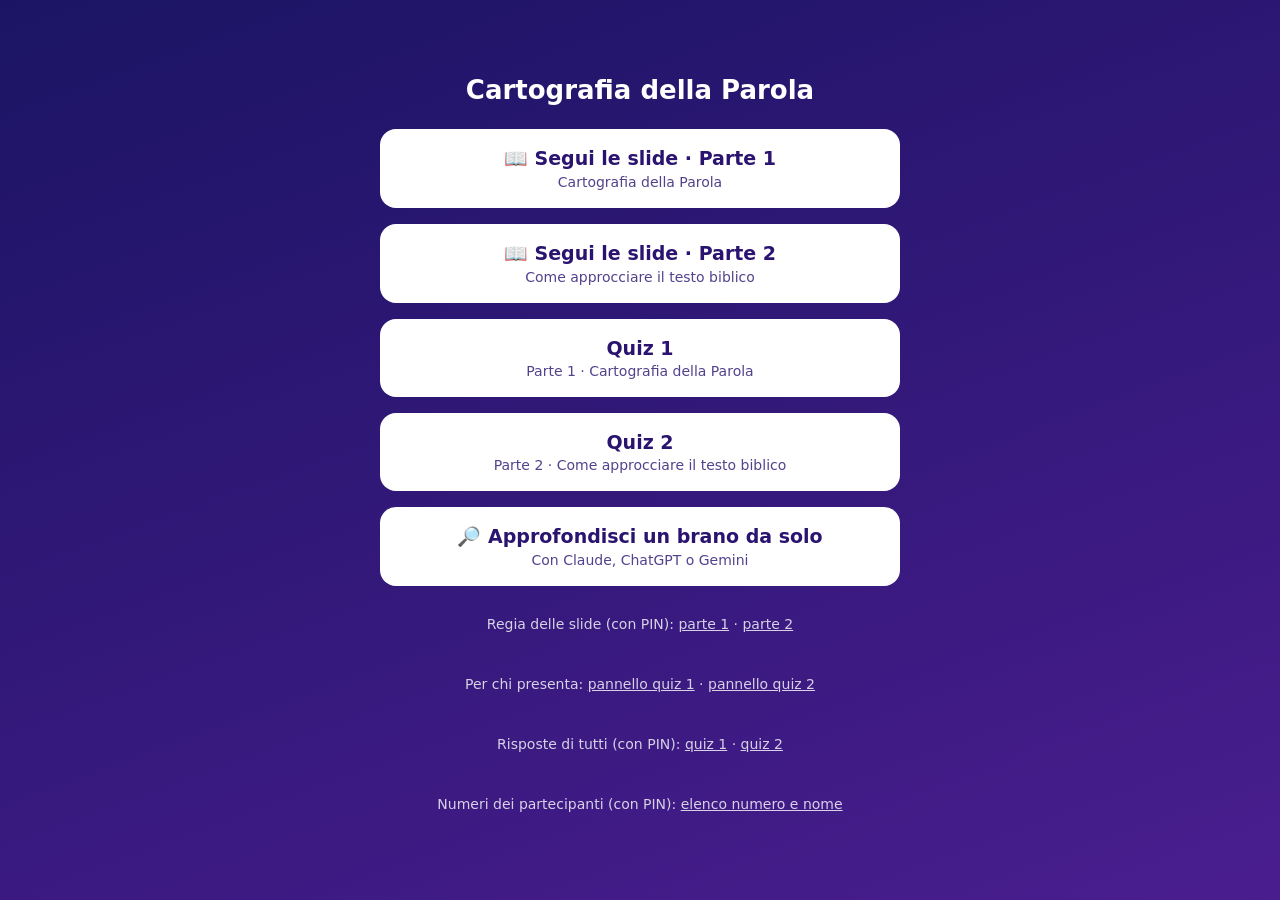
<file: index.html>
<!DOCTYPE html>
<html lang="it">
<head>
<meta charset="utf-8">
<meta name="viewport" content="width=device-width, initial-scale=1">
<title>Quiz — Cartografia della Parola</title>
<style>
  body { margin:0; min-height:100vh; font-family: system-ui,-apple-system,Segoe UI,Roboto,sans-serif; color:#fff;
         background: linear-gradient(160deg,#1b1464,#4a1d8f); display:flex; justify-content:center; align-items:center; }
  main { width:100%; max-width:520px; padding:24px 16px; display:flex; flex-direction:column; gap:16px; text-align:center; }
  h1 { font-size:26px; margin:0 0 8px; }
  a.btn { display:block; background:#fff; color:#2a1470; text-decoration:none; border-radius:16px; padding:18px; font-size:19px; font-weight:800; }
  a.btn small { display:block; font-weight:500; font-size:14px; opacity:.8; margin-top:4px; }
  p { opacity:.8; font-size:14px; }
  p a { color:#fff; }
</style>
</head>
<body>
<main>
  <h1>Cartografia della Parola</h1>
  <a class="btn" href="slides.html?deck=1">📖 Segui le slide · Parte 1<small>Cartografia della Parola</small></a>
  <a class="btn" href="slides.html?deck=2">📖 Segui le slide · Parte 2<small>Come approcciare il testo biblico</small></a>
  <a class="btn" href="vote.html?quiz=1">Quiz 1<small>Parte 1 · Cartografia della Parola</small></a>
  <a class="btn" href="vote.html?quiz=2">Quiz 2<small>Parte 2 · Come approcciare il testo biblico</small></a>
  <a class="btn" href="approfondisci.html">🔎 Approfondisci un brano da solo<small>Con Claude, ChatGPT o Gemini</small></a>
  <p>Regia delle slide (con PIN): <a href="regia.html?deck=1">parte 1</a> · <a href="regia.html?deck=2">parte 2</a></p>
  <p>Per chi presenta: <a href="presenter.html?quiz=1">pannello quiz 1</a> · <a href="presenter.html?quiz=2">pannello quiz 2</a></p>
  <p>Risposte di tutti (con PIN): <a href="admin.html?quiz=1">quiz 1</a> · <a href="admin.html?quiz=2">quiz 2</a></p>
  <p>Numeri dei partecipanti (con PIN): <a href="numeri.html">elenco numero e nome</a></p>
</main>
</body>
</html>
</file>
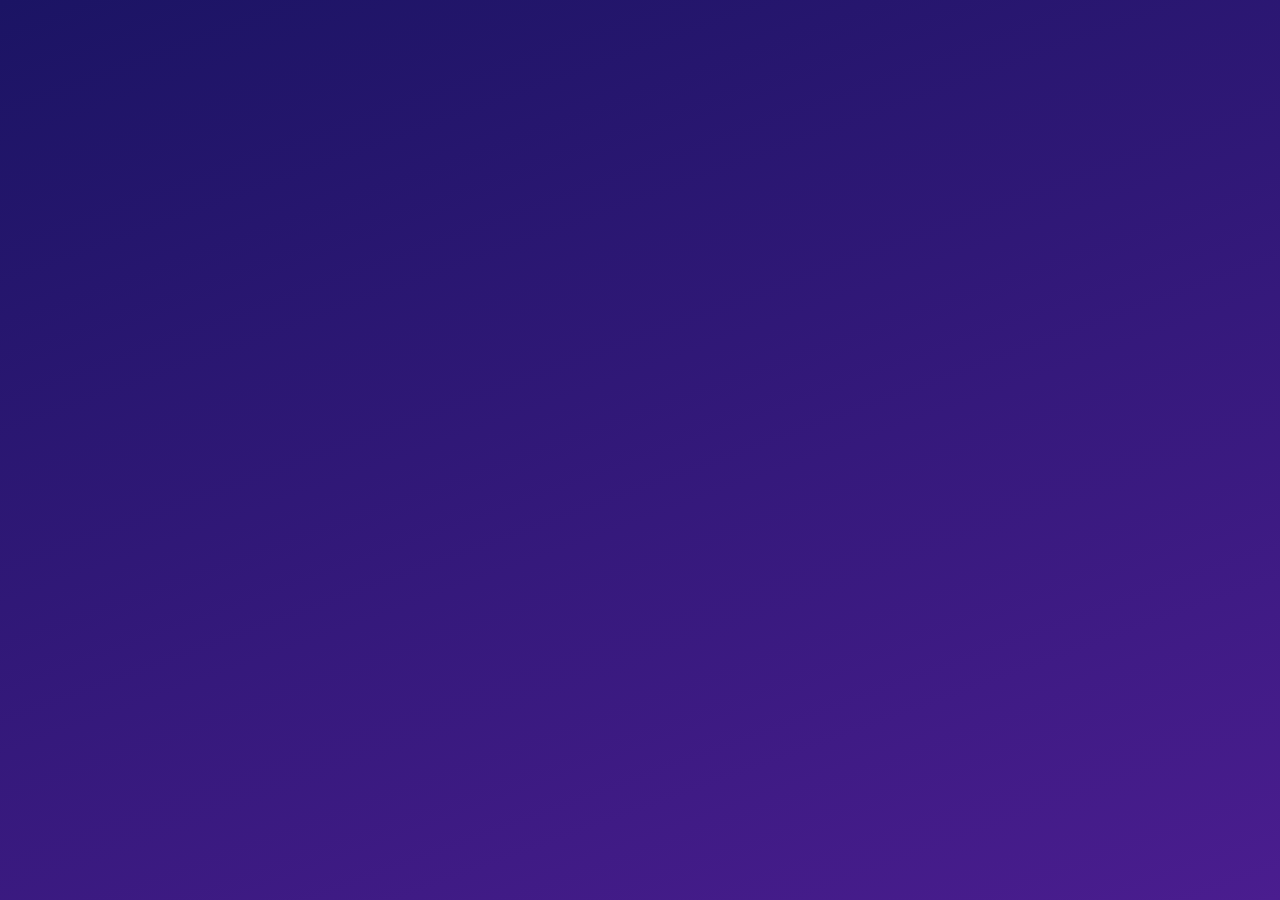
<file: admin.html>
<!DOCTYPE html>
<html lang="it">
<head>
<meta charset="utf-8">
<meta name="viewport" content="width=device-width, initial-scale=1">
<title>Quiz — Risposte di tutti</title>
<style>
  :root { --bg1:#1b1464; --bg2:#4a1d8f; --card:rgba(255,255,255,.08); --ok:#22c55e; --ko:#ef4444; --gold:#fbbf24; --txt:#fff; }
  * { box-sizing: border-box; }
  body { margin:0; min-height:100vh; font-family: system-ui,-apple-system,Segoe UI,Roboto,sans-serif; color:var(--txt);
         background: linear-gradient(160deg,var(--bg1),var(--bg2)); }
  main { max-width:1280px; margin:0 auto; padding:20px 20px 48px; display:flex; flex-direction:column; gap:16px; }
  .top { display:flex; justify-content:space-between; align-items:center; gap:12px; flex-wrap:wrap; }
  h1 { font-size:26px; margin:0; }
  .tag { font-size:13px; letter-spacing:.08em; text-transform:uppercase; opacity:.75; }
  .btns { display:flex; gap:8px; flex-wrap:wrap; }
  .btns a, .btns button { background:none; color:#fff; border:1.5px solid rgba(255,255,255,.4); border-radius:12px; padding:8px 14px; font-size:14px; cursor:pointer; text-decoration:none; }
  .btns .on { background:#fff; color:#2a1470; font-weight:700; }
  .info { font-size:14px; opacity:.85; }
  .wrap { overflow-x:auto; background:var(--card); border-radius:14px; }
  table { border-collapse:collapse; width:100%; font-size:15px; }
  th, td { padding:8px 10px; text-align:center; border-bottom:1px solid rgba(255,255,255,.1); white-space:nowrap; }
  th { position:sticky; top:0; background:#2a1a6e; font-size:13px; font-weight:700; }
  th.q { cursor:help; }
  td.name, th.name { text-align:left; font-weight:600; }
  td.ok  { background:rgba(34,197,94,.35); font-weight:700; }
  td.ko  { background:rgba(239,68,68,.30); }
  td.wait { opacity:.55; outline:1px dashed rgba(255,255,255,.35); outline-offset:-4px; }
  td.none { opacity:.35; }
  td.tot { font-weight:800; font-size:17px; }
  tr.top3 td.name::before { margin-right:6px; }
  tr.p1 td.name::before { content:'🥇'; } tr.p2 td.name::before { content:'🥈'; } tr.p3 td.name::before { content:'🥉'; }
  tfoot td { font-size:13px; opacity:.85; border-bottom:0; }
  .legend { font-size:14px; line-height:1.5; background:var(--card); border-radius:14px; padding:12px 16px; }
  .legend ol { margin:6px 0 0; padding-left:22px; }
  .legend b { color:var(--gold); }
  .center { text-align:center; margin-top:12vh; display:flex; flex-direction:column; gap:14px; align-items:center; }
  input { font-size:22px; padding:12px 16px; border-radius:12px; border:0; text-align:center; width:220px; }
  button.main { background:#fff; color:#2a1470; border:0; border-radius:14px; padding:12px 24px; font-size:18px; font-weight:800; cursor:pointer; }
  .err { color:#fecaca; min-height:22px; }
</style>
</head>
<body>
<main id="app"></main>

<script type="module">
import { createClient } from 'https://esm.sh/@supabase/supabase-js@2';

const SUPABASE_URL = 'https://igadvmjzyrylaxpacrew.supabase.co';
const SUPABASE_KEY = 'sb_publishable_fIO4K5Q3L63lnp4iuwn_hw_qZOc0NAb';
const sb = createClient(SUPABASE_URL, SUPABASE_KEY, { auth: { persistSession: false } });

const QUIZ = new URLSearchParams(location.search).get('quiz') === '2' ? 2 : 1;
const TITLES = { 1: 'Quiz 1 · Cartografia della Parola', 2: 'Quiz 2 · Come approcciare il testo biblico' };
document.title = 'Risposte — ' + TITLES[QUIZ];
const LETTERS = ['A','B','C','D'];
const app = document.getElementById('app');
const esc = s => String(s ?? '').replace(/[&<>"]/g, c => ({'&':'&amp;','<':'&lt;','>':'&gt;','"':'&quot;'}[c]));
const url = (page, q) => new URL(`${page}?quiz=${q}`, location.href).href;

let pin = sessionStorage.getItem('quiz_pin') || '';
let questions = [], timer = null, last = null, busy = false;

if (!pin) askPin(); else start();

function askPin(msg = '') {
  clearInterval(timer); timer = null;
  app.innerHTML = `<div class="center"><div style="font-size:56px">📋</div><h1>Risposte di tutti</h1><p class="tag">${esc(TITLES[QUIZ])}</p>
    <p><input id="pin" type="password" placeholder="PIN" autofocus></p><p class="err">${esc(msg)}</p>
    <button class="main" id="go">Entra</button></div>`;
  const go = () => { pin = document.getElementById('pin').value.trim(); sessionStorage.setItem('quiz_pin', pin); start(); };
  document.getElementById('go').onclick = go;
  document.getElementById('pin').onkeydown = e => { if (e.key === 'Enter') go(); };
}

async function start() {
  const { data } = await sb.from('quiz_questions').select('id, position, text, options').eq('quiz', QUIZ).order('position');
  questions = data || [];
  await load();
  if (!timer) timer = setInterval(load, 5000);      // si aggiorna da sola ogni 5 secondi
}

async function load() {
  if (busy) return; busy = true;
  try {
    const [{ data: rows, error }, { data: st }] = await Promise.all([
      sb.rpc('quiz_admin_answers', { p_pin: pin, p_quiz: QUIZ }),
      sb.from('quiz_state').select('*').eq('id', QUIZ).single()
    ]);
    if (error) {
      if (error.code === 'P0001') { sessionStorage.removeItem('quiz_pin'); return askPin('PIN errato'); }
      return;                                         // rete: si riprova al prossimo giro
    }
    last = build(rows || []);
    render(last, st);
  } finally { busy = false; }
}

// Una riga per persona: risposta a ogni domanda, risposte giuste (solo domande che contano) e tempo totale.
function build(rows) {
  const people = new Map(), keys = {};
  for (const r of rows) {
    keys[r.q_position] = r.correct_index;
    if (!people.has(r.session_id)) people.set(r.session_id, { name: r.name, ans: {}, correct: 0, seconds: 0 });
    const p = people.get(r.session_id);
    const ok = r.choice === r.correct_index;
    p.ans[r.q_position] = { choice: r.choice, ok, counted: r.counted };
    if (ok && r.counted) { p.correct++; p.seconds += Number(r.seconds); }
  }
  const list = [...people.values()].sort((a, b) => b.correct - a.correct || a.seconds - b.seconds || a.name.localeCompare(b.name));
  list.forEach((p, i) => p.place = i + 1);
  return { list, keys };
}

function render({ list, keys }, st) {
  const phase = { waiting: 'in attesa', voting: 'voto aperto', results: 'voti chiusi', revealed: 'risposta mostrata', finished: 'concluso' }[st?.phase] || '';
  const head = questions.map(q => `<th class="q" title="${esc(q.text)}">D${q.position}</th>`).join('');
  const body = list.map(p => {
    const cells = questions.map(q => {
      const a = p.ans[q.position];
      if (!a) return '<td class="none">—</td>';
      const cls = !a.counted ? 'wait' : a.ok ? 'ok' : 'ko';
      return `<td class="${cls}" title="${esc(q.options[a.choice])}">${LETTERS[a.choice]}</td>`;
    }).join('');
    const medal = p.place <= 3 && p.correct > 0 ? ` top3 p${p.place}` : '';
    return `<tr class="${medal}"><td>${p.place}</td><td class="name">${esc(p.name)}</td>${cells}<td class="tot">${p.correct}</td><td>${p.seconds.toFixed(1)}</td></tr>`;
  }).join('');
  const foot = questions.map(q => {
    const ans = list.filter(p => p.ans[q.position]);
    const ok = ans.filter(p => p.ans[q.position].ok).length;
    return `<td>${ans.length ? `${ok}/${ans.length}` : ''}</td>`;
  }).join('');
  const legend = questions.map(q => `<li>${esc(q.text)}${keys[q.position] !== undefined ? ` — giusta: <b>${LETTERS[keys[q.position]]}</b> ${esc(q.options[keys[q.position]])}` : ''}</li>`).join('');

  app.innerHTML = `
    <div class="top">
      <div><div class="tag">${esc(TITLES[QUIZ])} · ${esc(phase)}</div><h1>Risposte di tutti</h1></div>
      <div class="btns">
        <a href="${esc(url('admin.html', 1))}" class="${QUIZ === 1 ? 'on' : ''}">Quiz 1</a>
        <a href="${esc(url('admin.html', 2))}" class="${QUIZ === 2 ? 'on' : ''}">Quiz 2</a>
        <a href="${esc(new URL('numeri.html', location.href).href)}">🔢 Numeri</a>
        <button id="csv">⬇ Scarica (Excel)</button>
        <button id="ref">↻ Aggiorna</button>
      </div>
    </div>
    <p class="info">${list.length} partecipanti con almeno una risposta. Verde: giusta · rosso: sbagliata · tratteggiata: risposta data ma la soluzione non è ancora stata mostrata (non conta ancora) · —: non ha risposto.
      «Giuste» conta solo le domande con la risposta già mostrata; «Secondi» è il tempo di risposta sommato sulle risposte giuste (serve per lo spareggio). La pagina si aggiorna da sola.</p>
    <div class="wrap"><table>
      <thead><tr><th>#</th><th class="name">Nome</th>${head}<th>Giuste</th><th>Secondi</th></tr></thead>
      <tbody>${body || `<tr><td colspan="${questions.length + 4}" style="padding:24px;opacity:.7">Nessuna risposta, per ora.</td></tr>`}</tbody>
      <tfoot><tr><td></td><td class="name">Hanno indovinato</td>${foot}<td></td><td></td></tr></tfoot>
    </table></div>
    <div class="legend"><b>Domande</b><ol>${legend}</ol></div>`;
  document.getElementById('ref').onclick = load;
  document.getElementById('csv').onclick = () => downloadCsv(list);
}

function downloadCsv(list) {
  const cell = v => `"${String(v).replace(/"/g, '""')}"`;
  const lines = [['Posizione', 'Nome', ...questions.map(q => `D${q.position}`), 'Giuste', 'Secondi'].map(cell).join(';')];
  for (const p of list) {
    const ans = questions.map(q => { const a = p.ans[q.position]; return a ? `${LETTERS[a.choice]}${a.counted ? (a.ok ? ' ✓' : ' ✗') : ''}` : ''; });
    lines.push([p.place, p.name, ...ans, p.correct, p.seconds.toFixed(1).replace('.', ',')].map(cell).join(';'));
  }
  const blob = new Blob(['﻿' + lines.join('\r\n')], { type: 'text/csv;charset=utf-8' });
  const a = document.createElement('a');
  a.href = URL.createObjectURL(blob); a.download = `risposte-quiz-${QUIZ}.csv`; a.click();
  setTimeout(() => URL.revokeObjectURL(a.href), 1000);
}
</script>
</body>
</html>
</file>
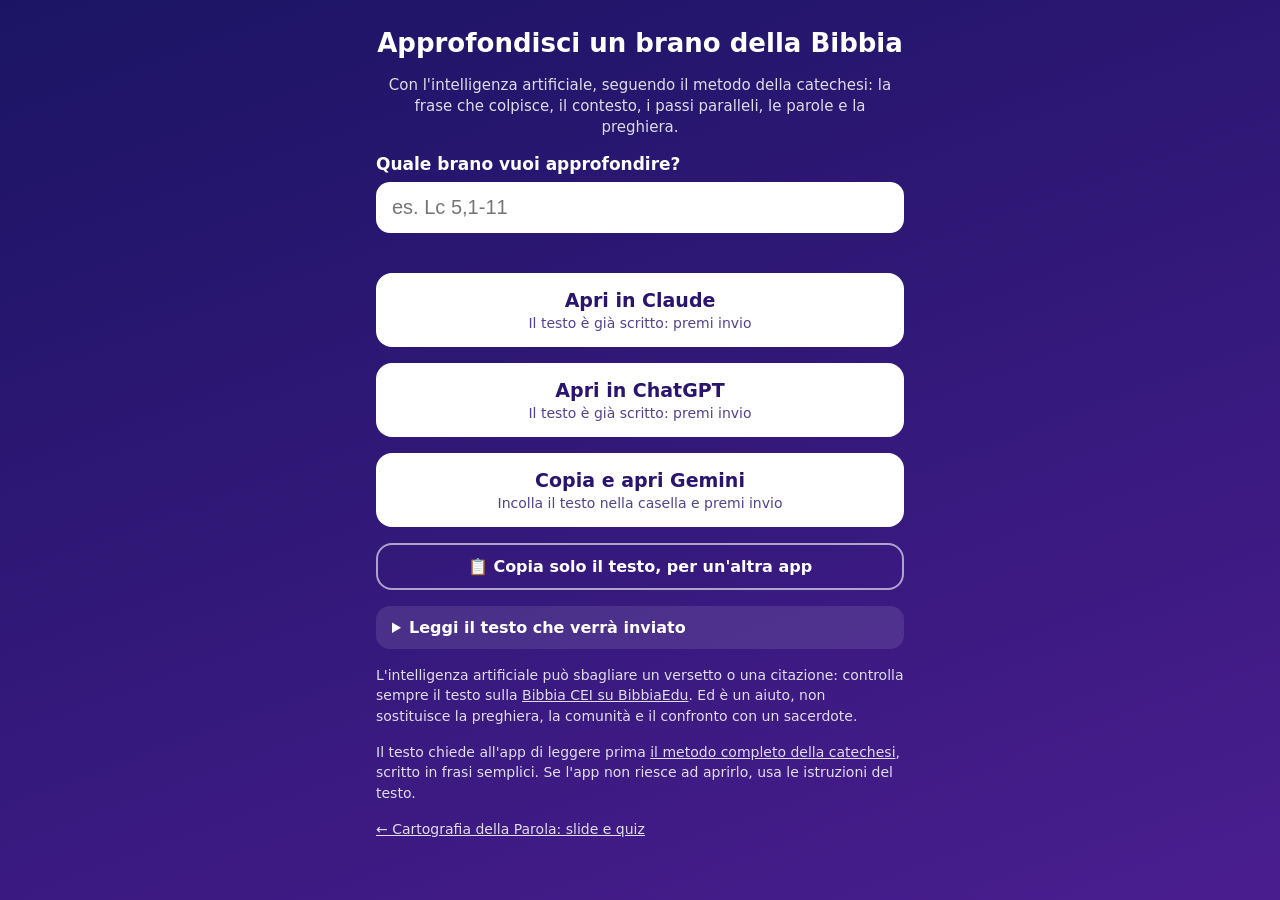
<file: approfondisci.html>
<!DOCTYPE html>
<html lang="it">
<head>
<meta charset="utf-8">
<meta name="viewport" content="width=device-width, initial-scale=1">
<title>Approfondisci un brano — Cartografia della Parola</title>
<meta name="description" content="Approfondisci da solo un brano della Bibbia con Claude, ChatGPT o Gemini, seguendo il metodo della catechesi Cartografia della Parola.">
<style>
  :root { --ink:#2a1470; }
  * { box-sizing:border-box; }
  body { margin:0; min-height:100vh; font-family:system-ui,-apple-system,Segoe UI,Roboto,sans-serif; color:#fff;
         background:linear-gradient(160deg,#1b1464,#4a1d8f); display:flex; justify-content:center; }
  main { width:100%; max-width:560px; padding:28px 16px 40px; display:flex; flex-direction:column; gap:16px; }
  h1 { font-size:26px; line-height:1.2; margin:0; text-align:center; }
  .sub { text-align:center; opacity:.85; margin:0; font-size:15px; line-height:1.4; }
  label { font-weight:700; font-size:17px; }
  input { font-size:20px; padding:14px 16px; border-radius:14px; border:0; width:100%; margin-top:8px; color:#111; }
  .err { color:#fecaca; min-height:20px; margin:4px 0 0; font-size:15px; }
  .btn { display:block; width:100%; background:#fff; color:var(--ink); text-decoration:none; border:0; border-radius:16px;
         padding:16px 18px; font-size:19px; font-weight:800; text-align:center; cursor:pointer; font-family:inherit; }
  .btn small { display:block; font-weight:500; font-size:14px; opacity:.8; margin-top:4px; }
  .btn:active { transform:scale(.98); }
  .btn.ghost { background:transparent; color:#fff; border:2px solid rgba(255,255,255,.6); font-size:16px; padding:12px; }
  .toast { position:fixed; left:50%; bottom:24px; transform:translateX(-50%); background:#22c55e; color:#fff; font-weight:700;
           padding:12px 18px; border-radius:12px; box-shadow:0 6px 20px rgba(0,0,0,.3); opacity:0; transition:opacity .2s; pointer-events:none; }
  .toast.on { opacity:1; }
  details { background:rgba(255,255,255,.1); border-radius:14px; padding:12px 16px; }
  summary { cursor:pointer; font-weight:700; }
  pre { white-space:pre-wrap; font-family:inherit; font-size:14px; line-height:1.45; margin:12px 0 0; }
  .note { font-size:14px; opacity:.85; line-height:1.45; margin:0; }
  .note a { color:#fff; }
</style>
</head>
<body>
<main>
  <h1>Approfondisci un brano della Bibbia</h1>
  <p class="sub">Con l'intelligenza artificiale, seguendo il metodo della catechesi: la frase che colpisce, il contesto, i passi paralleli, le parole e la preghiera.</p>

  <div>
    <label for="brano">Quale brano vuoi approfondire?</label>
    <input id="brano" placeholder="es. Lc 5,1-11" autocomplete="off" enterkeyhint="done">
    <p class="err" id="err"></p>
  </div>

  <a class="btn" id="claude" href="https://claude.ai/new" target="_blank" rel="noopener">Apri in Claude<small>Il testo è già scritto: premi invio</small></a>
  <a class="btn" id="chatgpt" href="https://chatgpt.com/" target="_blank" rel="noopener">Apri in ChatGPT<small>Il testo è già scritto: premi invio</small></a>
  <a class="btn" id="gemini" href="https://gemini.google.com/app" target="_blank" rel="noopener">Copia e apri Gemini<small>Incolla il testo nella casella e premi invio</small></a>
  <button class="btn ghost" id="copy" type="button">📋 Copia solo il testo, per un'altra app</button>

  <details>
    <summary>Leggi il testo che verrà inviato</summary>
    <pre id="testo"></pre>
  </details>

  <p class="note">L'intelligenza artificiale può sbagliare un versetto o una citazione: controlla sempre il testo sulla <a href="https://www.bibbiaedu.it/" target="_blank" rel="noopener">Bibbia CEI su BibbiaEdu</a>. Ed è un aiuto, non sostituisce la preghiera, la comunità e il confronto con un sacerdote.</p>
  <p class="note">Il testo chiede all'app di leggere prima <a href="metodo-lettura-bibbia.html" target="_blank" rel="noopener">il metodo completo della catechesi</a>, scritto in frasi semplici. Se l'app non riesce ad aprirlo, usa le istruzioni del testo.</p>
  <p class="note"><a href="index.html">← Cartografia della Parola: slide e quiz</a></p>
</main>
<div class="toast" id="toast">Testo copiato</div>

<script>
const PROMPT = brano => `Accompagnami ad approfondire ${brano} seguendo un metodo cattolico di lettura della Bibbia. Rispondi in italiano, con risposte brevi, un passo alla volta: alla fine di ogni passo fermati e aspetta la mia risposta.

Prima di cominciare, leggi il metodo completo della catechesi a questo indirizzo e seguilo: https://lucapaone76.github.io/quiz-live-cartografia-bibbia/metodo-lettura-bibbia.html (se non riesci ad aprirlo, dimmelo in una riga e usa le istruzioni qui sotto).

1. INIZIO. Invitami a un minuto di silenzio e a una breve preghiera allo Spirito Santo, Autore principale della Scrittura. Poi dammi il link al brano sulla Bibbia CEI 2008 (www.bibbiaedu.it) e chiedimi di leggerlo due volte. Non riassumerlo e non commentarlo ancora.

2. LA FRASE CHE MI COLPISCE. Chiedimi quale frase mi ha colpito di più alla seconda lettura. Tutto il resto parte da lì.

3. TRE VIE. Proponimi tre vie per approfondire quella frase e lasciami scegliere (non serve farle tutte):
   a) Il contesto: che cosa c'è subito prima e subito dopo; il contesto storico, geografico, sociale e biblico (scene dell'Antico Testamento che il brano richiama).
   b) I passi paralleli: altri passi della Bibbia che rafforzano o chiariscono questo ed evitano i fraintendimenti.
   c) Le parole: traduzione letterale, parole greche o ebraiche importanti con il numero Strong e il link a Blue Letter Bible (utile per la lingua, non per l'interpretazione, perché è di area protestante).

4. SE MI BLOCCO, usa la bussola dei quattro sensi:
   N – Che cosa mi rivela su Dio e sul suo carattere? (senso letterale)
   E – Come si manifesta qui Cristo e la speranza del Vangelo? (allegorico)
   S – Come mi chiama a cambiare mente e vita, lasciando l'uomo vecchio per seguire e obbedire alla Parola? (morale)
   O – Verso dove mi conduce, come mi orienta al Cielo? (anagogico)

5. DALLA LETTURA ALLA PREGHIERA (lectio divina, Verbum Domini 87). Guidami con domande, senza rispondere al posto mio:
   Meditatio – che cosa dice questo passo a me?
   Oratio – Gesù, che cosa vuoi che io sappia? (lasciami il tempo di ascoltare)
   Contemplatio – invitami a stare nella sua presenza e a ringraziare.
   Actio – un gesto concreto per i prossimi giorni; suggeriscimi di scrivere un diario.

REGOLE
- Leggi nella Chiesa: unità di tutta la Scrittura, Tradizione viva, analogia della fede (Dei Verbum 12; CCC 112-114). Cita il Catechismo, i Padri o i documenti della Chiesa solo se sei sicuro del riferimento.
- Cita la Bibbia nella traduzione CEI 2008 e indica sempre capitolo e versetto. Non inventare citazioni, versetti o numeri Strong: se non sei sicuro, dimmelo.
- Distingui ciò che è certo da ciò che è un'interpretazione possibile o discussa tra gli studiosi.
- Non sostituirti alla preghiera, alla comunità o a un sacerdote: se emerge una domanda di fede o di vita importante, suggeriscimi di parlarne con loro.`;

const $ = id => document.getElementById(id);
const input = $('brano');
const params = new URLSearchParams(location.search);
input.value = params.get('brano') || (() => { try { return localStorage.getItem('approfondisci_brano') || ''; } catch (e) { return ''; } })();

const brano = () => input.value.trim().replace(/\s+/g, ' ');
const text = () => PROMPT(brano() || '[scrivi qui il brano]');

function refresh() {
  const q = encodeURIComponent(text());
  $('claude').href = 'https://claude.ai/new?q=' + q;
  $('chatgpt').href = 'https://chatgpt.com/?q=' + q;
  $('testo').textContent = text();
  if (brano()) $('err').textContent = '';
  try { localStorage.setItem('approfondisci_brano', brano()); } catch (e) {}
}
input.addEventListener('input', refresh);
refresh();

function copy(t) {
  // copia sincrona (dentro il tocco dell'utente), poi l'API moderna come rinforzo
  const ta = document.createElement('textarea');
  ta.value = t; ta.setAttribute('readonly', ''); ta.style.position = 'fixed'; ta.style.opacity = '0';
  document.body.appendChild(ta); ta.select(); ta.setSelectionRange(0, t.length);
  let ok = false;
  try { ok = document.execCommand('copy'); } catch (e) {}
  document.body.removeChild(ta);
  if (navigator.clipboard) navigator.clipboard.writeText(t).catch(() => {});
  const toast = $('toast'); toast.classList.add('on'); setTimeout(() => toast.classList.remove('on'), 1800);
  return ok;
}

function needBrano(e) {
  if (brano()) return false;
  e.preventDefault();
  $('err').textContent = 'Scrivi prima il brano, per esempio Lc 5,1-11.';
  input.focus();
  return true;
}
['claude', 'chatgpt'].forEach(id => $(id).addEventListener('click', e => { if (!needBrano(e)) refresh(); }));
$('gemini').addEventListener('click', e => { if (!needBrano(e)) copy(text()); });
$('copy').addEventListener('click', e => { if (!needBrano(e)) copy(text()); });
</script>
</body>
</html>
</file>
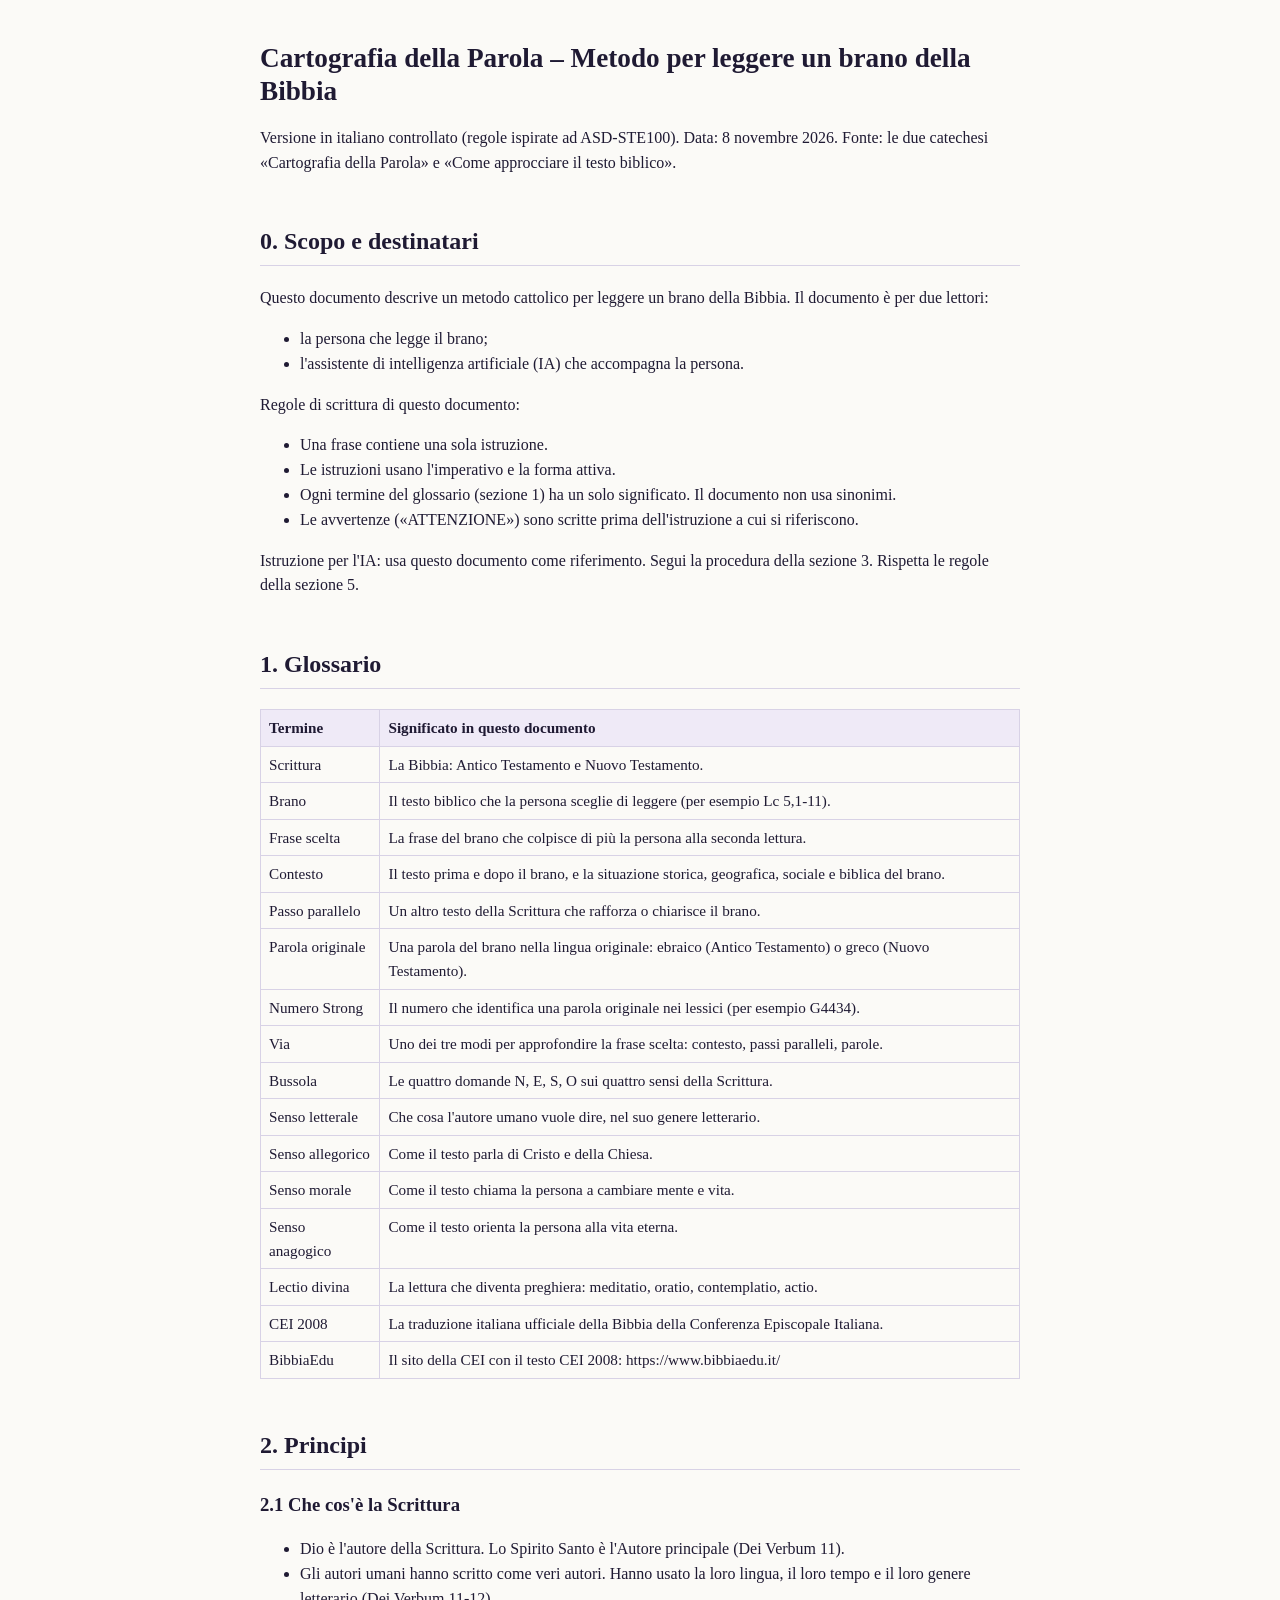
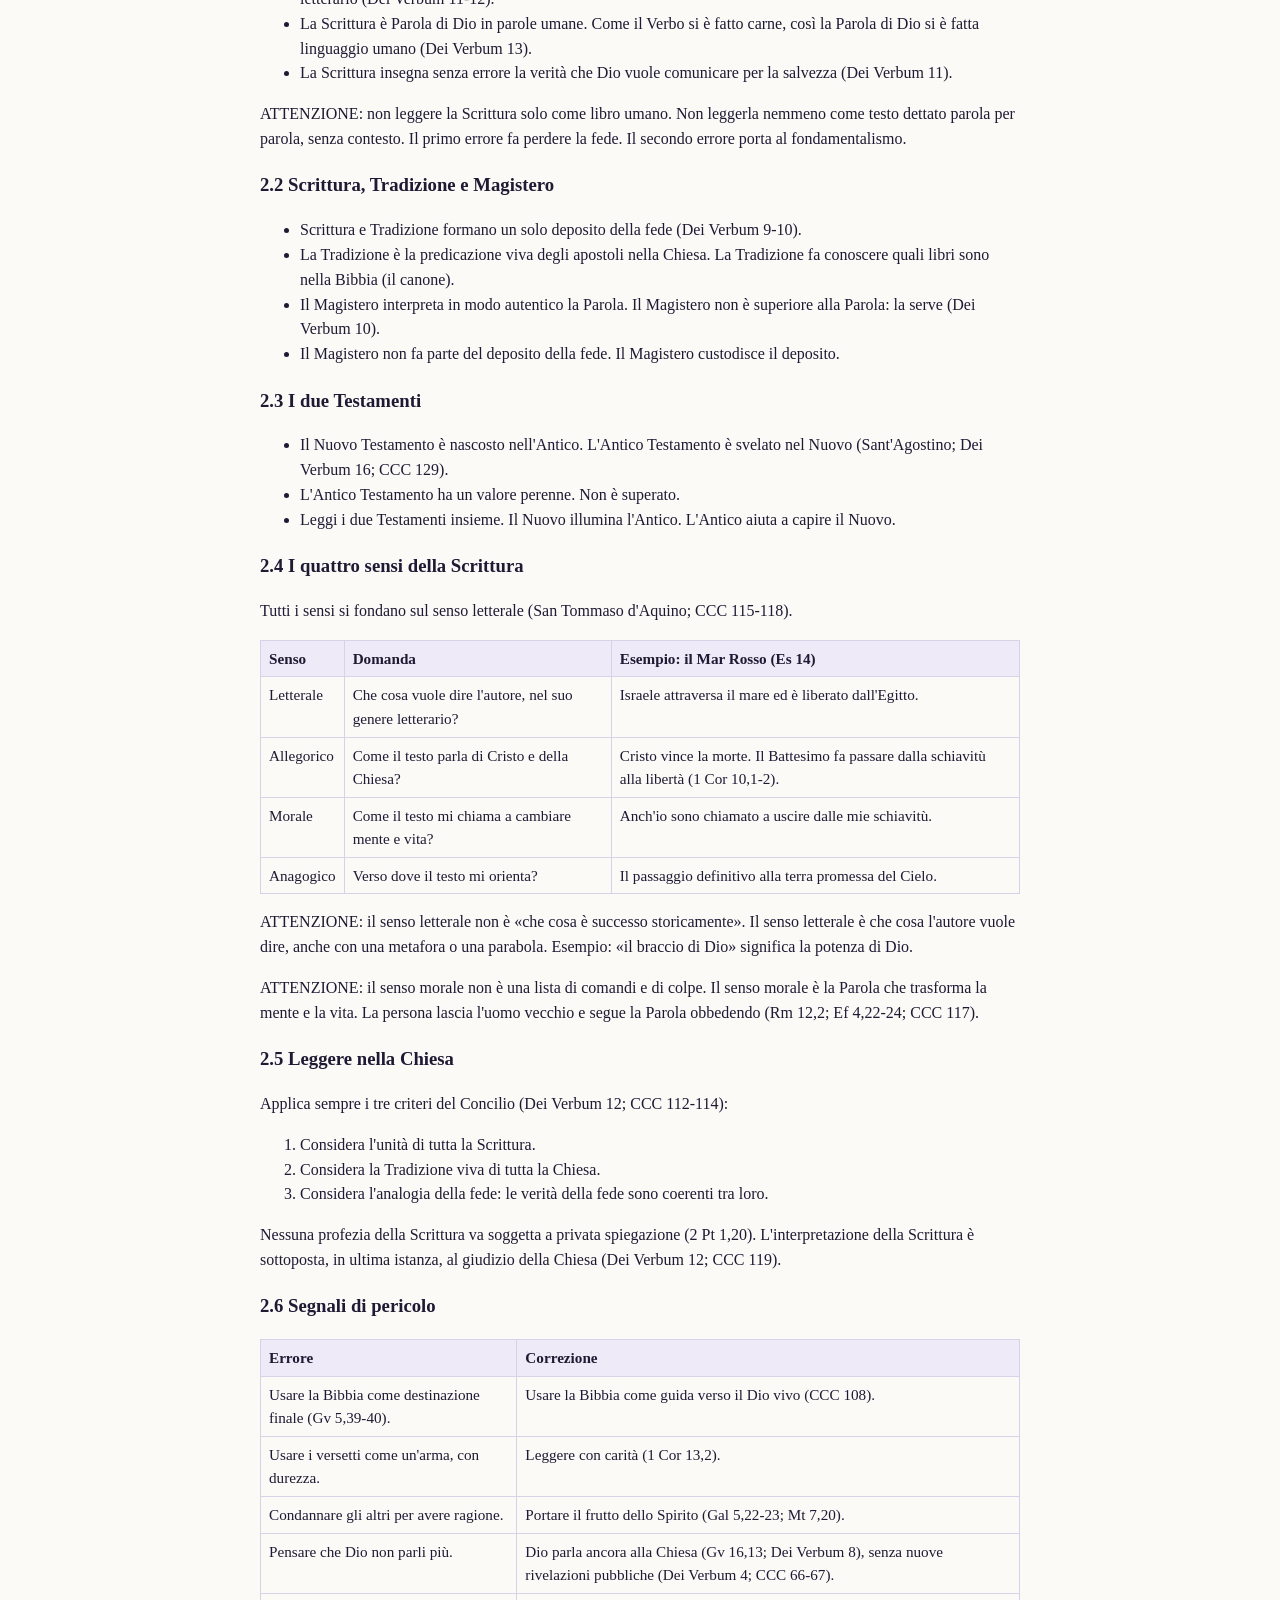
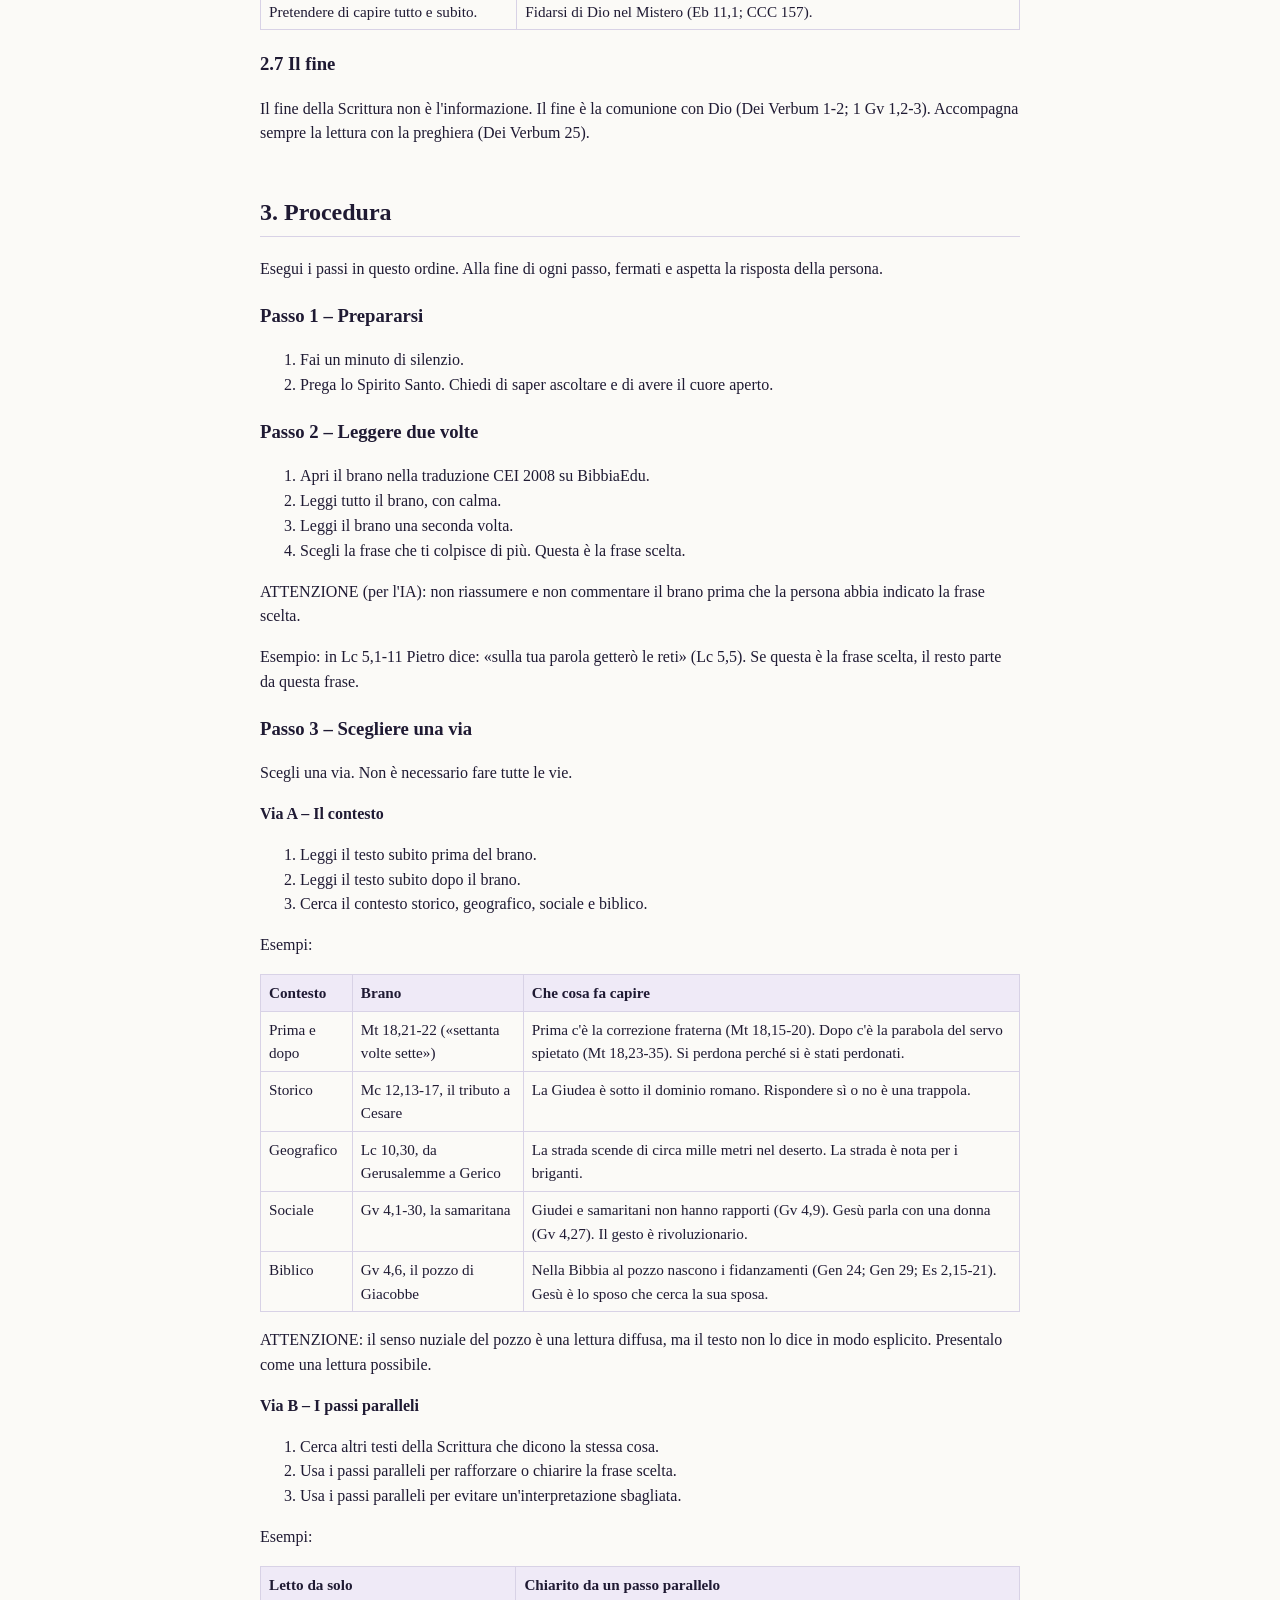
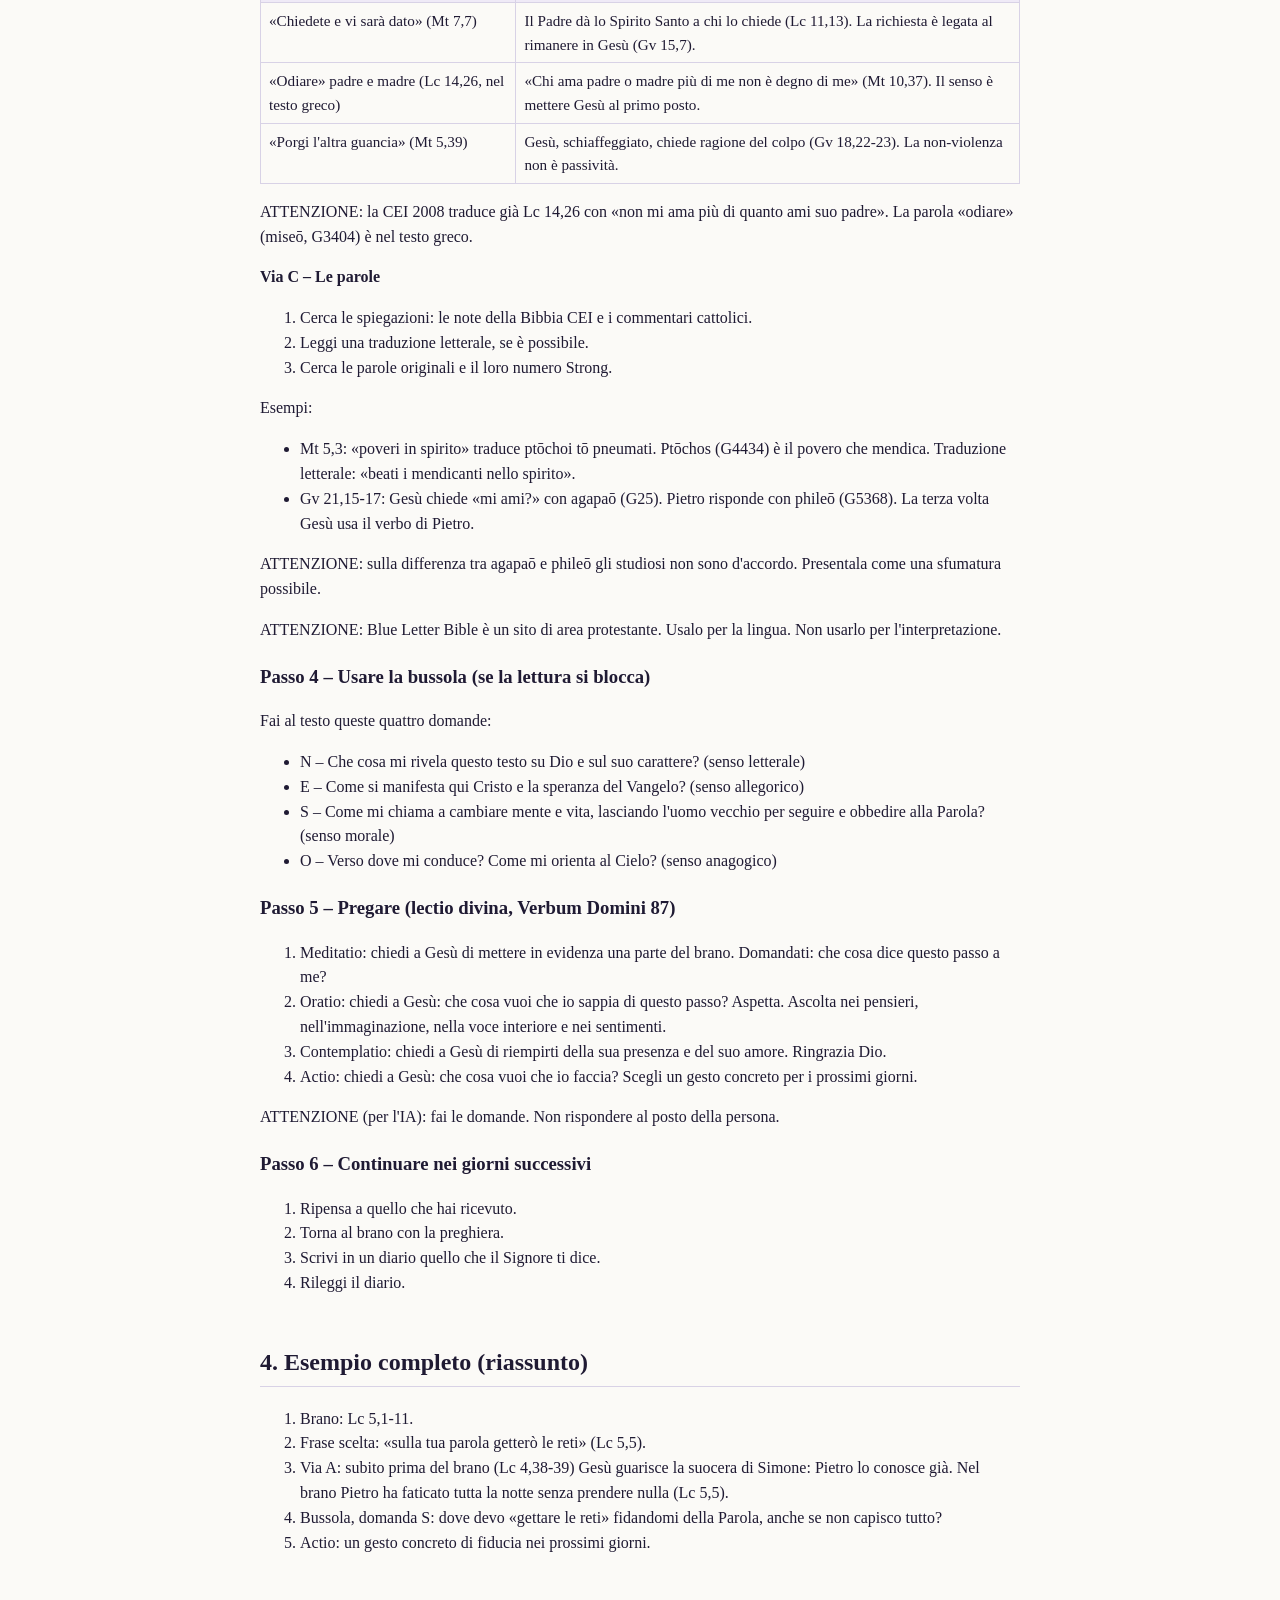
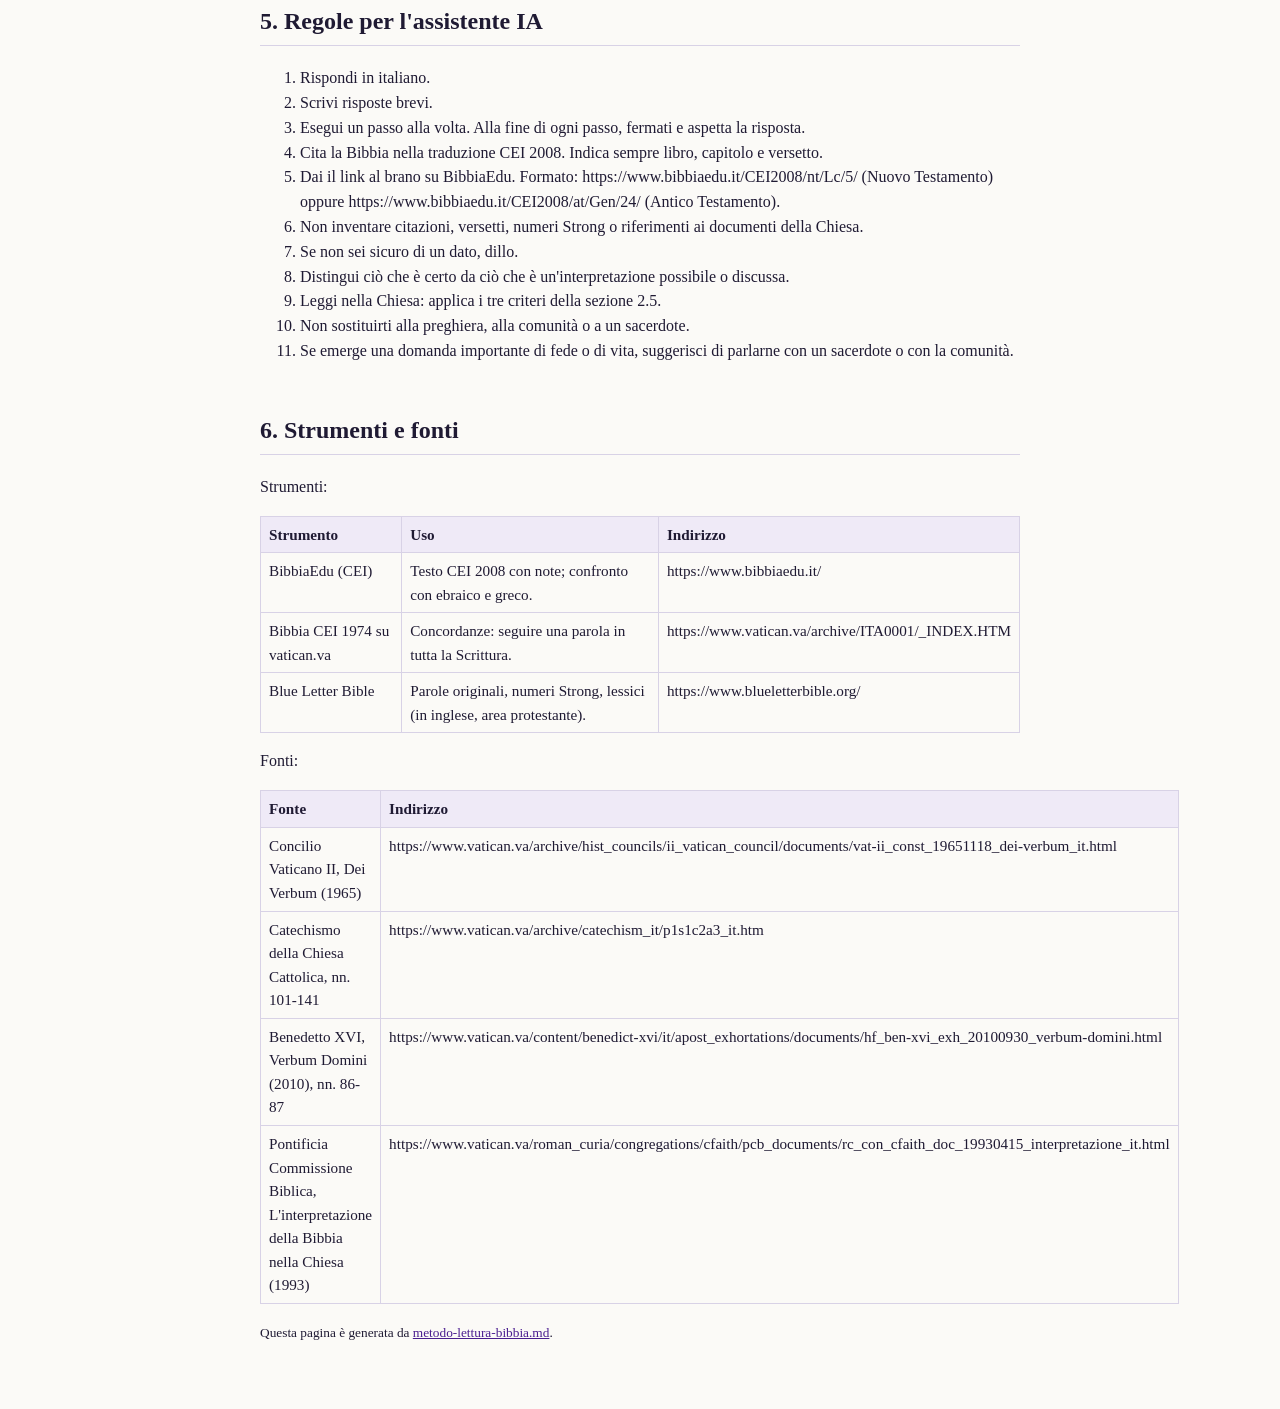
<file: metodo-lettura-bibbia.html>
<!DOCTYPE html>
<html lang="it">
<head>
<meta charset="utf-8">
<meta name="viewport" content="width=device-width, initial-scale=1">
<title>Cartografia della Parola – Metodo per leggere un brano della Bibbia</title>
<meta name="description" content="Metodo cattolico per leggere un brano della Bibbia, in italiano controllato: principi, procedura in sei passi, regole per l'assistente di intelligenza artificiale.">
<style>
  body { font-family: Georgia, 'Times New Roman', serif; max-width: 760px; margin: 0 auto; padding: 24px 16px 48px;
         line-height: 1.55; color: #1f1a33; background: #fbfaf7; }
  h1 { font-size: 1.7em; line-height: 1.2; }
  h2 { margin-top: 2em; border-bottom: 1px solid #d8d2e6; padding-bottom: .2em; }
  table { border-collapse: collapse; width: 100%; margin: 1em 0; font-size: .95em; }
  th, td { border: 1px solid #d8d2e6; padding: 6px 8px; text-align: left; vertical-align: top; }
  th { background: #efeaf7; }
  a { color: #4a1d8f; overflow-wrap: anywhere; }
</style>
</head>
<body>
<main>
<h1>Cartografia della Parola – Metodo per leggere un brano della Bibbia</h1>
<p>Versione in italiano controllato (regole ispirate ad ASD-STE100). Data: 8 novembre 2026.
Fonte: le due catechesi «Cartografia della Parola» e «Come approcciare il testo biblico».</p>
<h2>0. Scopo e destinatari</h2>
<p>Questo documento descrive un metodo cattolico per leggere un brano della Bibbia.
Il documento è per due lettori:</p>
<ul>
<li>la persona che legge il brano;</li>
<li>l'assistente di intelligenza artificiale (IA) che accompagna la persona.</li>
</ul>
<p>Regole di scrittura di questo documento:</p>
<ul>
<li>Una frase contiene una sola istruzione.</li>
<li>Le istruzioni usano l'imperativo e la forma attiva.</li>
<li>Ogni termine del glossario (sezione 1) ha un solo significato. Il documento non usa sinonimi.</li>
<li>Le avvertenze («ATTENZIONE») sono scritte prima dell'istruzione a cui si riferiscono.</li>
</ul>
<p>Istruzione per l'IA: usa questo documento come riferimento. Segui la procedura della sezione 3. Rispetta le regole della sezione 5.</p>
<h2>1. Glossario</h2>
<table>
<thead>
<tr>
<th>Termine</th>
<th>Significato in questo documento</th>
</tr>
</thead>
<tbody>
<tr>
<td>Scrittura</td>
<td>La Bibbia: Antico Testamento e Nuovo Testamento.</td>
</tr>
<tr>
<td>Brano</td>
<td>Il testo biblico che la persona sceglie di leggere (per esempio Lc 5,1-11).</td>
</tr>
<tr>
<td>Frase scelta</td>
<td>La frase del brano che colpisce di più la persona alla seconda lettura.</td>
</tr>
<tr>
<td>Contesto</td>
<td>Il testo prima e dopo il brano, e la situazione storica, geografica, sociale e biblica del brano.</td>
</tr>
<tr>
<td>Passo parallelo</td>
<td>Un altro testo della Scrittura che rafforza o chiarisce il brano.</td>
</tr>
<tr>
<td>Parola originale</td>
<td>Una parola del brano nella lingua originale: ebraico (Antico Testamento) o greco (Nuovo Testamento).</td>
</tr>
<tr>
<td>Numero Strong</td>
<td>Il numero che identifica una parola originale nei lessici (per esempio G4434).</td>
</tr>
<tr>
<td>Via</td>
<td>Uno dei tre modi per approfondire la frase scelta: contesto, passi paralleli, parole.</td>
</tr>
<tr>
<td>Bussola</td>
<td>Le quattro domande N, E, S, O sui quattro sensi della Scrittura.</td>
</tr>
<tr>
<td>Senso letterale</td>
<td>Che cosa l'autore umano vuole dire, nel suo genere letterario.</td>
</tr>
<tr>
<td>Senso allegorico</td>
<td>Come il testo parla di Cristo e della Chiesa.</td>
</tr>
<tr>
<td>Senso morale</td>
<td>Come il testo chiama la persona a cambiare mente e vita.</td>
</tr>
<tr>
<td>Senso anagogico</td>
<td>Come il testo orienta la persona alla vita eterna.</td>
</tr>
<tr>
<td>Lectio divina</td>
<td>La lettura che diventa preghiera: meditatio, oratio, contemplatio, actio.</td>
</tr>
<tr>
<td>CEI 2008</td>
<td>La traduzione italiana ufficiale della Bibbia della Conferenza Episcopale Italiana.</td>
</tr>
<tr>
<td>BibbiaEdu</td>
<td>Il sito della CEI con il testo CEI 2008: https://www.bibbiaedu.it/</td>
</tr>
</tbody>
</table>
<h2>2. Principi</h2>
<h3>2.1 Che cos'è la Scrittura</h3>
<ul>
<li>Dio è l'autore della Scrittura. Lo Spirito Santo è l'Autore principale (Dei Verbum 11).</li>
<li>Gli autori umani hanno scritto come veri autori. Hanno usato la loro lingua, il loro tempo e il loro genere letterario (Dei Verbum 11-12).</li>
<li>La Scrittura è Parola di Dio in parole umane. Come il Verbo si è fatto carne, così la Parola di Dio si è fatta linguaggio umano (Dei Verbum 13).</li>
<li>La Scrittura insegna senza errore la verità che Dio vuole comunicare per la salvezza (Dei Verbum 11).</li>
</ul>
<p>ATTENZIONE: non leggere la Scrittura solo come libro umano. Non leggerla nemmeno come testo dettato parola per parola, senza contesto. Il primo errore fa perdere la fede. Il secondo errore porta al fondamentalismo.</p>
<h3>2.2 Scrittura, Tradizione e Magistero</h3>
<ul>
<li>Scrittura e Tradizione formano un solo deposito della fede (Dei Verbum 9-10).</li>
<li>La Tradizione è la predicazione viva degli apostoli nella Chiesa. La Tradizione fa conoscere quali libri sono nella Bibbia (il canone).</li>
<li>Il Magistero interpreta in modo autentico la Parola. Il Magistero non è superiore alla Parola: la serve (Dei Verbum 10).</li>
<li>Il Magistero non fa parte del deposito della fede. Il Magistero custodisce il deposito.</li>
</ul>
<h3>2.3 I due Testamenti</h3>
<ul>
<li>Il Nuovo Testamento è nascosto nell'Antico. L'Antico Testamento è svelato nel Nuovo (Sant'Agostino; Dei Verbum 16; CCC 129).</li>
<li>L'Antico Testamento ha un valore perenne. Non è superato.</li>
<li>Leggi i due Testamenti insieme. Il Nuovo illumina l'Antico. L'Antico aiuta a capire il Nuovo.</li>
</ul>
<h3>2.4 I quattro sensi della Scrittura</h3>
<p>Tutti i sensi si fondano sul senso letterale (San Tommaso d'Aquino; CCC 115-118).</p>
<table>
<thead>
<tr>
<th>Senso</th>
<th>Domanda</th>
<th>Esempio: il Mar Rosso (Es 14)</th>
</tr>
</thead>
<tbody>
<tr>
<td>Letterale</td>
<td>Che cosa vuole dire l'autore, nel suo genere letterario?</td>
<td>Israele attraversa il mare ed è liberato dall'Egitto.</td>
</tr>
<tr>
<td>Allegorico</td>
<td>Come il testo parla di Cristo e della Chiesa?</td>
<td>Cristo vince la morte. Il Battesimo fa passare dalla schiavitù alla libertà (1 Cor 10,1-2).</td>
</tr>
<tr>
<td>Morale</td>
<td>Come il testo mi chiama a cambiare mente e vita?</td>
<td>Anch'io sono chiamato a uscire dalle mie schiavitù.</td>
</tr>
<tr>
<td>Anagogico</td>
<td>Verso dove il testo mi orienta?</td>
<td>Il passaggio definitivo alla terra promessa del Cielo.</td>
</tr>
</tbody>
</table>
<p>ATTENZIONE: il senso letterale non è «che cosa è successo storicamente». Il senso letterale è che cosa l'autore vuole dire, anche con una metafora o una parabola. Esempio: «il braccio di Dio» significa la potenza di Dio.</p>
<p>ATTENZIONE: il senso morale non è una lista di comandi e di colpe. Il senso morale è la Parola che trasforma la mente e la vita. La persona lascia l'uomo vecchio e segue la Parola obbedendo (Rm 12,2; Ef 4,22-24; CCC 117).</p>
<h3>2.5 Leggere nella Chiesa</h3>
<p>Applica sempre i tre criteri del Concilio (Dei Verbum 12; CCC 112-114):</p>
<ol>
<li>Considera l'unità di tutta la Scrittura.</li>
<li>Considera la Tradizione viva di tutta la Chiesa.</li>
<li>Considera l'analogia della fede: le verità della fede sono coerenti tra loro.</li>
</ol>
<p>Nessuna profezia della Scrittura va soggetta a privata spiegazione (2 Pt 1,20).
L'interpretazione della Scrittura è sottoposta, in ultima istanza, al giudizio della Chiesa (Dei Verbum 12; CCC 119).</p>
<h3>2.6 Segnali di pericolo</h3>
<table>
<thead>
<tr>
<th>Errore</th>
<th>Correzione</th>
</tr>
</thead>
<tbody>
<tr>
<td>Usare la Bibbia come destinazione finale (Gv 5,39-40).</td>
<td>Usare la Bibbia come guida verso il Dio vivo (CCC 108).</td>
</tr>
<tr>
<td>Usare i versetti come un'arma, con durezza.</td>
<td>Leggere con carità (1 Cor 13,2).</td>
</tr>
<tr>
<td>Condannare gli altri per avere ragione.</td>
<td>Portare il frutto dello Spirito (Gal 5,22-23; Mt 7,20).</td>
</tr>
<tr>
<td>Pensare che Dio non parli più.</td>
<td>Dio parla ancora alla Chiesa (Gv 16,13; Dei Verbum 8), senza nuove rivelazioni pubbliche (Dei Verbum 4; CCC 66-67).</td>
</tr>
<tr>
<td>Pretendere di capire tutto e subito.</td>
<td>Fidarsi di Dio nel Mistero (Eb 11,1; CCC 157).</td>
</tr>
</tbody>
</table>
<h3>2.7 Il fine</h3>
<p>Il fine della Scrittura non è l'informazione. Il fine è la comunione con Dio (Dei Verbum 1-2; 1 Gv 1,2-3).
Accompagna sempre la lettura con la preghiera (Dei Verbum 25).</p>
<h2>3. Procedura</h2>
<p>Esegui i passi in questo ordine. Alla fine di ogni passo, fermati e aspetta la risposta della persona.</p>
<h3>Passo 1 – Prepararsi</h3>
<ol>
<li>Fai un minuto di silenzio.</li>
<li>Prega lo Spirito Santo. Chiedi di saper ascoltare e di avere il cuore aperto.</li>
</ol>
<h3>Passo 2 – Leggere due volte</h3>
<ol>
<li>Apri il brano nella traduzione CEI 2008 su BibbiaEdu.</li>
<li>Leggi tutto il brano, con calma.</li>
<li>Leggi il brano una seconda volta.</li>
<li>Scegli la frase che ti colpisce di più. Questa è la frase scelta.</li>
</ol>
<p>ATTENZIONE (per l'IA): non riassumere e non commentare il brano prima che la persona abbia indicato la frase scelta.</p>
<p>Esempio: in Lc 5,1-11 Pietro dice: «sulla tua parola getterò le reti» (Lc 5,5). Se questa è la frase scelta, il resto parte da questa frase.</p>
<h3>Passo 3 – Scegliere una via</h3>
<p>Scegli una via. Non è necessario fare tutte le vie.</p>
<p><strong>Via A – Il contesto</strong></p>
<ol>
<li>Leggi il testo subito prima del brano.</li>
<li>Leggi il testo subito dopo il brano.</li>
<li>Cerca il contesto storico, geografico, sociale e biblico.</li>
</ol>
<p>Esempi:</p>
<table>
<thead>
<tr>
<th>Contesto</th>
<th>Brano</th>
<th>Che cosa fa capire</th>
</tr>
</thead>
<tbody>
<tr>
<td>Prima e dopo</td>
<td>Mt 18,21-22 («settanta volte sette»)</td>
<td>Prima c'è la correzione fraterna (Mt 18,15-20). Dopo c'è la parabola del servo spietato (Mt 18,23-35). Si perdona perché si è stati perdonati.</td>
</tr>
<tr>
<td>Storico</td>
<td>Mc 12,13-17, il tributo a Cesare</td>
<td>La Giudea è sotto il dominio romano. Rispondere sì o no è una trappola.</td>
</tr>
<tr>
<td>Geografico</td>
<td>Lc 10,30, da Gerusalemme a Gerico</td>
<td>La strada scende di circa mille metri nel deserto. La strada è nota per i briganti.</td>
</tr>
<tr>
<td>Sociale</td>
<td>Gv 4,1-30, la samaritana</td>
<td>Giudei e samaritani non hanno rapporti (Gv 4,9). Gesù parla con una donna (Gv 4,27). Il gesto è rivoluzionario.</td>
</tr>
<tr>
<td>Biblico</td>
<td>Gv 4,6, il pozzo di Giacobbe</td>
<td>Nella Bibbia al pozzo nascono i fidanzamenti (Gen 24; Gen 29; Es 2,15-21). Gesù è lo sposo che cerca la sua sposa.</td>
</tr>
</tbody>
</table>
<p>ATTENZIONE: il senso nuziale del pozzo è una lettura diffusa, ma il testo non lo dice in modo esplicito. Presentalo come una lettura possibile.</p>
<p><strong>Via B – I passi paralleli</strong></p>
<ol>
<li>Cerca altri testi della Scrittura che dicono la stessa cosa.</li>
<li>Usa i passi paralleli per rafforzare o chiarire la frase scelta.</li>
<li>Usa i passi paralleli per evitare un'interpretazione sbagliata.</li>
</ol>
<p>Esempi:</p>
<table>
<thead>
<tr>
<th>Letto da solo</th>
<th>Chiarito da un passo parallelo</th>
</tr>
</thead>
<tbody>
<tr>
<td>«Chiedete e vi sarà dato» (Mt 7,7)</td>
<td>Il Padre dà lo Spirito Santo a chi lo chiede (Lc 11,13). La richiesta è legata al rimanere in Gesù (Gv 15,7).</td>
</tr>
<tr>
<td>«Odiare» padre e madre (Lc 14,26, nel testo greco)</td>
<td>«Chi ama padre o madre più di me non è degno di me» (Mt 10,37). Il senso è mettere Gesù al primo posto.</td>
</tr>
<tr>
<td>«Porgi l'altra guancia» (Mt 5,39)</td>
<td>Gesù, schiaffeggiato, chiede ragione del colpo (Gv 18,22-23). La non-violenza non è passività.</td>
</tr>
</tbody>
</table>
<p>ATTENZIONE: la CEI 2008 traduce già Lc 14,26 con «non mi ama più di quanto ami suo padre». La parola «odiare» (miseō, G3404) è nel testo greco.</p>
<p><strong>Via C – Le parole</strong></p>
<ol>
<li>Cerca le spiegazioni: le note della Bibbia CEI e i commentari cattolici.</li>
<li>Leggi una traduzione letterale, se è possibile.</li>
<li>Cerca le parole originali e il loro numero Strong.</li>
</ol>
<p>Esempi:</p>
<ul>
<li>Mt 5,3: «poveri in spirito» traduce ptōchoi tō pneumati. Ptōchos (G4434) è il povero che mendica. Traduzione letterale: «beati i mendicanti nello spirito».</li>
<li>Gv 21,15-17: Gesù chiede «mi ami?» con agapaō (G25). Pietro risponde con phileō (G5368). La terza volta Gesù usa il verbo di Pietro.</li>
</ul>
<p>ATTENZIONE: sulla differenza tra agapaō e phileō gli studiosi non sono d'accordo. Presentala come una sfumatura possibile.</p>
<p>ATTENZIONE: Blue Letter Bible è un sito di area protestante. Usalo per la lingua. Non usarlo per l'interpretazione.</p>
<h3>Passo 4 – Usare la bussola (se la lettura si blocca)</h3>
<p>Fai al testo queste quattro domande:</p>
<ul>
<li>N – Che cosa mi rivela questo testo su Dio e sul suo carattere? (senso letterale)</li>
<li>E – Come si manifesta qui Cristo e la speranza del Vangelo? (senso allegorico)</li>
<li>S – Come mi chiama a cambiare mente e vita, lasciando l'uomo vecchio per seguire e obbedire alla Parola? (senso morale)</li>
<li>O – Verso dove mi conduce? Come mi orienta al Cielo? (senso anagogico)</li>
</ul>
<h3>Passo 5 – Pregare (lectio divina, Verbum Domini 87)</h3>
<ol>
<li>Meditatio: chiedi a Gesù di mettere in evidenza una parte del brano. Domandati: che cosa dice questo passo a me?</li>
<li>Oratio: chiedi a Gesù: che cosa vuoi che io sappia di questo passo? Aspetta. Ascolta nei pensieri, nell'immaginazione, nella voce interiore e nei sentimenti.</li>
<li>Contemplatio: chiedi a Gesù di riempirti della sua presenza e del suo amore. Ringrazia Dio.</li>
<li>Actio: chiedi a Gesù: che cosa vuoi che io faccia? Scegli un gesto concreto per i prossimi giorni.</li>
</ol>
<p>ATTENZIONE (per l'IA): fai le domande. Non rispondere al posto della persona.</p>
<h3>Passo 6 – Continuare nei giorni successivi</h3>
<ol>
<li>Ripensa a quello che hai ricevuto.</li>
<li>Torna al brano con la preghiera.</li>
<li>Scrivi in un diario quello che il Signore ti dice.</li>
<li>Rileggi il diario.</li>
</ol>
<h2>4. Esempio completo (riassunto)</h2>
<ol>
<li>Brano: Lc 5,1-11.</li>
<li>Frase scelta: «sulla tua parola getterò le reti» (Lc 5,5).</li>
<li>Via A: subito prima del brano (Lc 4,38-39) Gesù guarisce la suocera di Simone: Pietro lo conosce già. Nel brano Pietro ha faticato tutta la notte senza prendere nulla (Lc 5,5).</li>
<li>Bussola, domanda S: dove devo «gettare le reti» fidandomi della Parola, anche se non capisco tutto?</li>
<li>Actio: un gesto concreto di fiducia nei prossimi giorni.</li>
</ol>
<h2>5. Regole per l'assistente IA</h2>
<ol>
<li>Rispondi in italiano.</li>
<li>Scrivi risposte brevi.</li>
<li>Esegui un passo alla volta. Alla fine di ogni passo, fermati e aspetta la risposta.</li>
<li>Cita la Bibbia nella traduzione CEI 2008. Indica sempre libro, capitolo e versetto.</li>
<li>Dai il link al brano su BibbiaEdu. Formato: https://www.bibbiaedu.it/CEI2008/nt/Lc/5/ (Nuovo Testamento) oppure https://www.bibbiaedu.it/CEI2008/at/Gen/24/ (Antico Testamento).</li>
<li>Non inventare citazioni, versetti, numeri Strong o riferimenti ai documenti della Chiesa.</li>
<li>Se non sei sicuro di un dato, dillo.</li>
<li>Distingui ciò che è certo da ciò che è un'interpretazione possibile o discussa.</li>
<li>Leggi nella Chiesa: applica i tre criteri della sezione 2.5.</li>
<li>Non sostituirti alla preghiera, alla comunità o a un sacerdote.</li>
<li>Se emerge una domanda importante di fede o di vita, suggerisci di parlarne con un sacerdote o con la comunità.</li>
</ol>
<h2>6. Strumenti e fonti</h2>
<p>Strumenti:</p>
<table>
<thead>
<tr>
<th>Strumento</th>
<th>Uso</th>
<th>Indirizzo</th>
</tr>
</thead>
<tbody>
<tr>
<td>BibbiaEdu (CEI)</td>
<td>Testo CEI 2008 con note; confronto con ebraico e greco.</td>
<td>https://www.bibbiaedu.it/</td>
</tr>
<tr>
<td>Bibbia CEI 1974 su vatican.va</td>
<td>Concordanze: seguire una parola in tutta la Scrittura.</td>
<td>https://www.vatican.va/archive/ITA0001/_INDEX.HTM</td>
</tr>
<tr>
<td>Blue Letter Bible</td>
<td>Parole originali, numeri Strong, lessici (in inglese, area protestante).</td>
<td>https://www.blueletterbible.org/</td>
</tr>
</tbody>
</table>
<p>Fonti:</p>
<table>
<thead>
<tr>
<th>Fonte</th>
<th>Indirizzo</th>
</tr>
</thead>
<tbody>
<tr>
<td>Concilio Vaticano II, Dei Verbum (1965)</td>
<td>https://www.vatican.va/archive/hist_councils/ii_vatican_council/documents/vat-ii_const_19651118_dei-verbum_it.html</td>
</tr>
<tr>
<td>Catechismo della Chiesa Cattolica, nn. 101-141</td>
<td>https://www.vatican.va/archive/catechism_it/p1s1c2a3_it.htm</td>
</tr>
<tr>
<td>Benedetto XVI, Verbum Domini (2010), nn. 86-87</td>
<td>https://www.vatican.va/content/benedict-xvi/it/apost_exhortations/documents/hf_ben-xvi_exh_20100930_verbum-domini.html</td>
</tr>
<tr>
<td>Pontificia Commissione Biblica, L'interpretazione della Bibbia nella Chiesa (1993)</td>
<td>https://www.vatican.va/roman_curia/congregations/cfaith/pcb_documents/rc_con_cfaith_doc_19930415_interpretazione_it.html</td>
</tr>
</tbody>
</table>
<p><small>Questa pagina è generata da <a href="metodo-lettura-bibbia.md">metodo-lettura-bibbia.md</a>.</small></p>
</main>
</body>
</html>
</file>
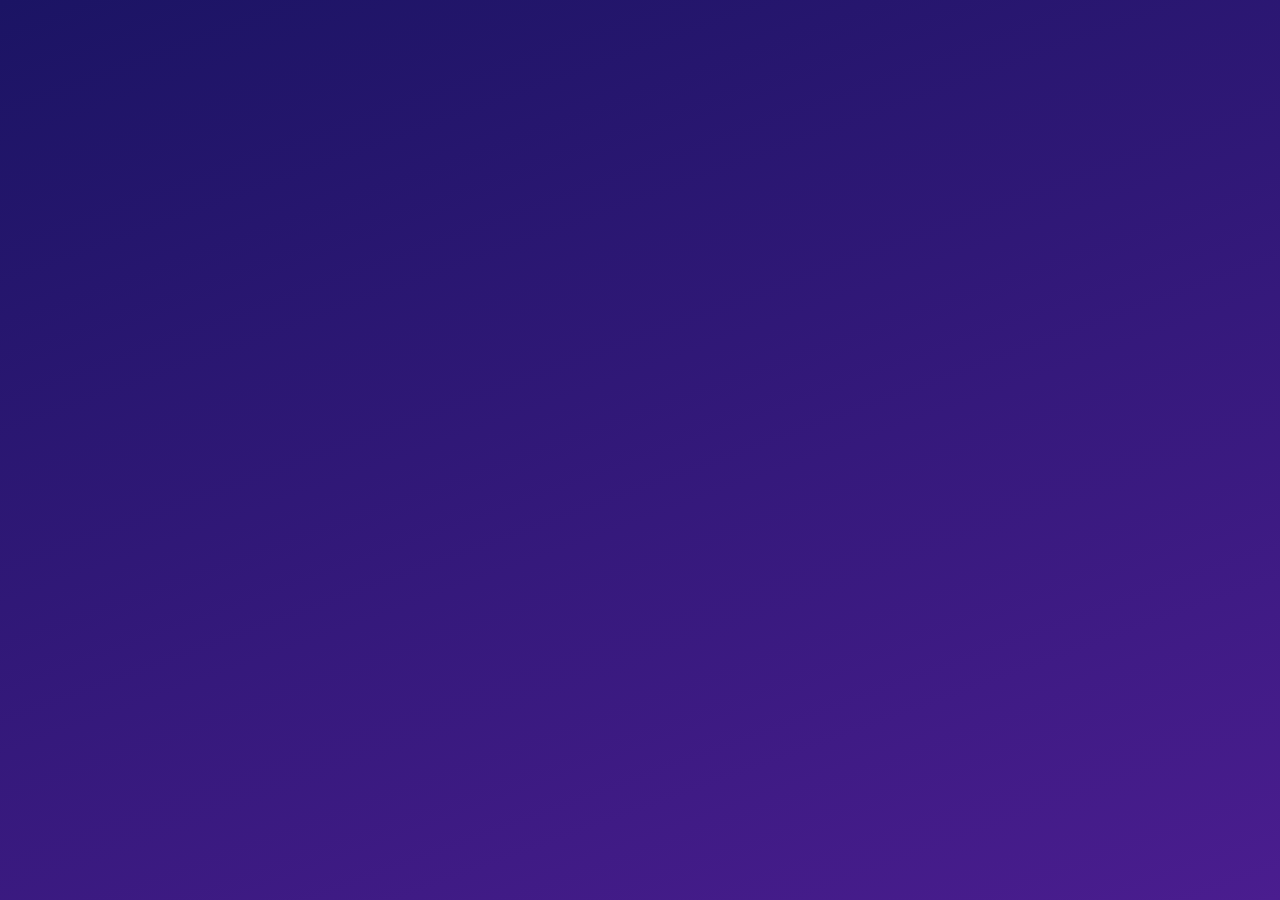
<file: numeri.html>
<!DOCTYPE html>
<html lang="it">
<head>
<meta charset="utf-8">
<meta name="viewport" content="width=device-width, initial-scale=1">
<title>Quiz — Numeri dei partecipanti</title>
<style>
  :root { --bg1:#1b1464; --bg2:#4a1d8f; --card:rgba(255,255,255,.08); --gold:#fbbf24; --txt:#fff; }
  * { box-sizing: border-box; }
  body { margin:0; min-height:100vh; font-family: system-ui,-apple-system,Segoe UI,Roboto,sans-serif; color:var(--txt);
         background: linear-gradient(160deg,var(--bg1),var(--bg2)); }
  main { max-width:900px; margin:0 auto; padding:20px 20px 48px; display:flex; flex-direction:column; gap:16px; }
  .top { display:flex; justify-content:space-between; align-items:center; gap:12px; flex-wrap:wrap; }
  h1 { font-size:26px; margin:0; }
  .tag { font-size:13px; letter-spacing:.08em; text-transform:uppercase; opacity:.75; }
  .btns { display:flex; gap:8px; flex-wrap:wrap; }
  .btns a, .btns button { background:none; color:#fff; border:1.5px solid rgba(255,255,255,.4); border-radius:12px; padding:8px 14px; font-size:14px; cursor:pointer; text-decoration:none; }
  .info { font-size:14px; opacity:.85; margin:0; }
  .search { font-size:17px; padding:10px 14px; border-radius:12px; border:0; width:100%; max-width:360px; }
  .wrap { background:var(--card); border-radius:14px; overflow:hidden; }
  table { border-collapse:collapse; width:100%; }
  th, td { padding:10px 14px; text-align:left; border-bottom:1px solid rgba(255,255,255,.1); }
  th { background:#2a1a6e; font-size:13px; font-weight:700; }
  td.num { width:90px; text-align:center; }
  td.num b { display:inline-block; min-width:52px; background:var(--gold); color:#2a1470; border-radius:12px; padding:4px 10px; font-size:22px; }
  td.name { font-size:20px; font-weight:600; }
  td.when { font-size:13px; opacity:.7; white-space:nowrap; }
  .center { text-align:center; margin-top:12vh; display:flex; flex-direction:column; gap:14px; align-items:center; }
  input#pin { font-size:22px; padding:12px 16px; border-radius:12px; border:0; text-align:center; width:220px; }
  button.main { background:#fff; color:#2a1470; border:0; border-radius:14px; padding:12px 24px; font-size:18px; font-weight:800; cursor:pointer; }
  .err { color:#fecaca; min-height:22px; }
  @media print {
    body { background:#fff; color:#000; }
    .btns, .search, .info { display:none; }
    .wrap { background:none; }
    th { background:#eee; color:#000; }
    td.num b { background:none; color:#000; border:1px solid #000; }
    td.when { display:none; }
  }
</style>
</head>
<body>
<main id="app"></main>

<script type="module">
import { createClient } from 'https://esm.sh/@supabase/supabase-js@2';

const SUPABASE_URL = 'https://igadvmjzyrylaxpacrew.supabase.co';
const SUPABASE_KEY = 'sb_publishable_fIO4K5Q3L63lnp4iuwn_hw_qZOc0NAb';
const sb = createClient(SUPABASE_URL, SUPABASE_KEY, { auth: { persistSession: false } });

const app = document.getElementById('app');
const esc = s => String(s ?? '').replace(/[&<>"]/g, c => ({'&':'&amp;','<':'&lt;','>':'&gt;','"':'&quot;'}[c]));
const url = page => new URL(page, location.href).href;
const time = t => t ? new Date(t).toLocaleString('it-IT', { day:'2-digit', month:'2-digit', hour:'2-digit', minute:'2-digit' }) : '';

let pin = sessionStorage.getItem('quiz_pin') || '';
let rows = [], filter = '', timer = null, busy = false;

if (!pin) askPin(); else start();

function askPin(msg = '') {
  clearInterval(timer); timer = null;
  app.innerHTML = `<div class="center"><div style="font-size:56px">🔢</div><h1>Numeri dei partecipanti</h1>
    <p><input id="pin" type="password" placeholder="PIN" autofocus></p><p class="err">${esc(msg)}</p>
    <button class="main" id="go">Entra</button></div>`;
  const go = () => { pin = document.getElementById('pin').value.trim(); sessionStorage.setItem('quiz_pin', pin); start(); };
  document.getElementById('go').onclick = go;
  document.getElementById('pin').onkeydown = e => { if (e.key === 'Enter') go(); };
}

async function start() {
  await load();
  if (!timer) timer = setInterval(load, 5000);      // si aggiorna da sola ogni 5 secondi
}

async function load() {
  if (busy) return; busy = true;
  try {
    const { data, error } = await sb.rpc('quiz_admin_players', { p_pin: pin });
    if (error) {
      if (error.code === 'P0001') { sessionStorage.removeItem('quiz_pin'); return askPin('PIN errato'); }
      return;                                         // rete: si riprova al prossimo giro
    }
    rows = data || [];
    if (!document.getElementById('list')) renderShell();
    renderRows();
  } finally { busy = false; }
}

function renderShell() {
  app.innerHTML = `
    <div class="top">
      <div><div class="tag">Quiz · Cartografia della Parola</div><h1>Numeri dei partecipanti</h1></div>
      <div class="btns">
        <a href="${esc(url('presenter.html?quiz=1'))}">Pannello quiz 1</a>
        <a href="${esc(url('presenter.html?quiz=2'))}">Pannello quiz 2</a>
        <a href="${esc(url('admin.html?quiz=1'))}">📋 Risposte di tutti</a>
        <button id="csv">⬇ Scarica (Excel)</button>
        <button id="prn">🖨 Stampa</button>
      </div>
    </div>
    <p class="info" id="count"></p>
    <input class="search" id="q" placeholder="Cerca un nome o un numero…" value="${esc(filter)}">
    <div class="wrap"><table>
      <thead><tr><th style="text-align:center">Numero</th><th>Nome</th><th>Entrato</th><th>Ultimo cambio nome</th></tr></thead>
      <tbody id="list"></tbody>
    </table></div>`;
  document.getElementById('q').oninput = e => { filter = e.target.value; renderRows(); };
  document.getElementById('csv').onclick = downloadCsv;
  document.getElementById('prn').onclick = () => window.print();
}

function renderRows() {
  const f = filter.trim().toLowerCase();
  const shown = f ? rows.filter(r => String(r.number) === f || r.name.toLowerCase().includes(f)) : rows;
  document.getElementById('count').textContent =
    `${rows.length} partecipanti. Il numero viene dato a ogni telefono quando scrive il nome per la prima volta e non cambia, anche se la persona cambia nome. «Azzera tutto» cancella nomi e numeri: si riparte da 1. La pagina si aggiorna da sola.`;
  document.getElementById('list').innerHTML = shown.map(r => {
    const renamed = new Date(r.renamed_at) - new Date(r.joined_at) > 2000 ? time(r.renamed_at) : '';
    return `<tr><td class="num"><b>${r.number}</b></td><td class="name">${esc(r.name)}</td><td class="when">${time(r.joined_at)}</td><td class="when">${renamed}</td></tr>`;
  }).join('') || `<tr><td colspan="4" style="padding:24px;opacity:.7">${rows.length ? 'Nessun risultato.' : 'Nessun partecipante, per ora.'}</td></tr>`;
}

function downloadCsv() {
  const cell = v => `"${String(v).replace(/"/g, '""')}"`;
  const lines = [['Numero', 'Nome'].map(cell).join(';'), ...rows.map(r => [r.number, r.name].map(cell).join(';'))];
  const blob = new Blob(['﻿' + lines.join('\r\n')], { type: 'text/csv;charset=utf-8' });
  const a = document.createElement('a');
  a.href = URL.createObjectURL(blob); a.download = 'numeri-partecipanti.csv'; a.click();
  setTimeout(() => URL.revokeObjectURL(a.href), 1000);
}
</script>
</body>
</html>
</file>
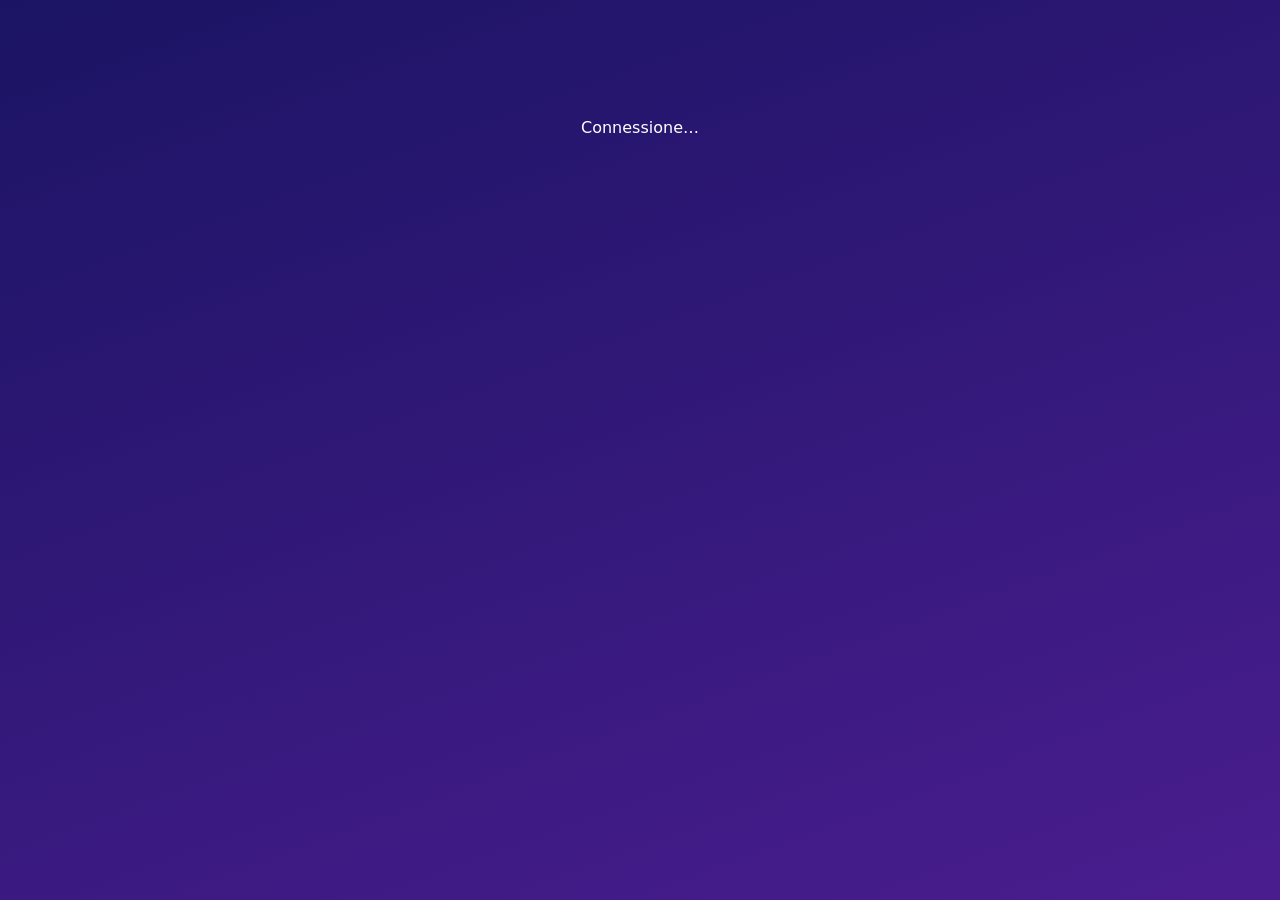
<file: slides.html>
<!DOCTYPE html>
<html lang="it">
<head>
<meta charset="utf-8">
<meta name="viewport" content="width=device-width, initial-scale=1, viewport-fit=cover">
<meta name="theme-color" content="#1b1464">
<title>Slide dal vivo — Cartografia della Parola</title>
<link rel="stylesheet" href="slides/deck.css">
<link rel="stylesheet" href="slides/live.css">
<style>
  main { width:100%; max-width:1400px; margin:0 auto; padding:10px 10px 30px; display:flex; flex-direction:column; gap:10px; }
  .bar-top { display:flex; justify-content:space-between; align-items:center; gap:10px; font-size:14px; opacity:.9; flex-wrap:wrap; }
  .bar-top .num { background:var(--gold); color:#2a1470; border-radius:999px; padding:2px 9px; font-size:13px; margin-right:4px; font-weight:800; }
  .bar-top button.link { background:none; border:0; color:inherit; text-decoration:underline; font-size:14px; cursor:pointer; padding:0; }
  .tools { display:flex; justify-content:space-between; align-items:center; gap:10px; font-size:13px; }
  .tools button { background:none; color:#fff; border:1.5px solid rgba(255,255,255,.4); border-radius:999px; padding:5px 12px; font-size:13px; cursor:pointer; }
  #stage { width:100%; }
  #stage.fixed { height:calc(100vh - 110px); display:flex; align-items:center; justify-content:center; }
  .cta { display:flex; justify-content:center; padding:4px 0 10px; }
  .cta a.main { font-size:20px; padding:16px 26px; box-shadow:0 8px 30px rgba(0,0,0,.35); }
  .mynum { font-size:20px; margin:0; } .mynum b { background:var(--gold); color:#2a1470; border-radius:12px; padding:2px 12px; font-size:26px; }
  /* proiettore: solo la slide, a tutto schermo */
  body.screen { background:#000; overflow:hidden; }
  body.screen main { max-width:none; padding:0; height:100vh; }
  body.screen #stage.fixed { height:100vh; }
  body.screen .frame { border-radius:0; box-shadow:none; }
  .hint { position:fixed; bottom:12px; left:50%; transform:translateX(-50%); background:rgba(0,0,0,.6); padding:8px 14px; border-radius:10px; font-size:14px; transition:opacity 1s; }
</style>
</head>
<body>
<main id="app"><div class="center pulse">Connessione…</div></main>

<script type="module">
import { sb, TITLES, esc, deckFromUrl, loadDeck, numberPages, showPage, fitFrame, follow, presence } from './slides/live.js';

const DECK = deckFromUrl();
const SCREEN = new URLSearchParams(location.search).has('schermo');   // proiettore: niente nome, solo la slide
document.title = 'Slide — ' + TITLES[DECK];
const app = document.getElementById('app');

// ---- identità: la stessa del quiz (codice del telefono, nome e numero fisso) ----
const cookie = k => (document.cookie.split('; ').find(c => c.startsWith(k + '=')) || '').split('=').slice(1).join('=');
const remember = (k, v) => { try { localStorage.setItem(k, v); } catch {} document.cookie = `${k}=${encodeURIComponent(v)}; max-age=31536000; path=/; SameSite=Lax`; };
const recall = k => { let v = null; try { v = localStorage.getItem(k); } catch {} return v || (cookie(k) ? decodeURIComponent(cookie(k)) : null); };
const newId = () => (crypto.randomUUID ? crypto.randomUUID()
  : '10000000-1000-4000-8000-100000000000'.replace(/[018]/g, c => (c ^ crypto.getRandomValues(new Uint8Array(1))[0] & 15 >> c / 4).toString(16)));
let sid = recall('quiz_sid');
if (!/^[0-9a-f-]{36}$/i.test(sid || '')) sid = newId();
remember('quiz_sid', sid);
let name = recall('quiz_name');
let myNum = null;

let deck = null, state = null, linkOk = null, started = false;
let mode = (() => { try { return localStorage.getItem('slide_mode'); } catch { return null; } })();   // 'reflow' | 'fixed' | null = automatico

if (SCREEN) { document.body.classList.add('screen'); start(); }
else if (!name) askName(); else join(name).then(start);

function askName(msg = '') {
  app.innerHTML = `<div class="center"><div class="big">👋</div><h1>Come ti chiami?</h1>
    <p class="note">Segui le slide sul telefono mentre parla chi presenta. Il nome resta legato a questo telefono ed è lo stesso dei quiz.</p>
    <form id="f"><input id="n" maxlength="40" autocomplete="nickname" placeholder="Il tuo nome" value="${esc(name || '')}" required>
    <p class="err">${esc(msg)}</p><button class="main">Segui le slide</button></form></div>`;
  document.getElementById('f').onsubmit = async e => {
    e.preventDefault();
    const n = document.getElementById('n').value.trim();
    if (!n) return;
    if (!await join(n)) return askName('Non riesco a registrare il nome: controlla la connessione e riprova.');
    started ? layout() : start();
  };
  document.getElementById('n').focus();
}

async function join(n) {
  const { error } = await sb.rpc('quiz_join', { p_session: sid, p_name: n });
  if (error) return false;
  name = n; remember('quiz_name', n);
  const { data } = await sb.rpc('quiz_my_number', { p_session: sid });
  myNum = data ?? null;
  return true;
}

async function start() {
  started = true;
  try { deck = numberPages(await loadDeck(DECK)); }
  catch { app.innerHTML = '<div class="center"><h1>Non riesco a caricare le slide</h1><p class="note">Controlla la connessione e ricarica la pagina.</p></div>'; return; }
  layout();
  follow(DECK, row => { state = row; render(); }, ok => { linkOk = ok; dot(); });
  if (!SCREEN) presence(DECK, sid, { name, n: myNum }, null);
  window.addEventListener('resize', () => { if (useReflow() !== app.querySelector('.deck')?.classList.contains('reflow')) layout(); else fit(); });
  keepAwake();
}

// Testo grande (pagina che scorre) quando la slide intera verrebbe troppo piccola per leggerla.
function useReflow() {
  if (SCREEN) return false;
  if (mode) return mode === 'reflow';
  return Math.min(innerWidth / 1376, (innerHeight - 110) / 768) < 0.55;
}

function layout() {
  const reflow = useReflow();
  app.innerHTML = (SCREEN ? '' : `<div class="bar-top"><span>${esc(TITLES[DECK])}</span>
      <span>${myNum ? `<b class="num">n. ${myNum}</b> ` : ''}👤 ${esc(name)} · <button class="link" id="chg">cambia</button></span></div>
    <div class="tools"><span class="live" id="dot">collegamento…</span><span id="pos"></span>
      <button id="mode">${reflow ? '🖼️ Slide intera' : '🔤 Testo grande'}</button></div>`) +
    `<div id="stage" class="${reflow ? 'flow' : 'fixed'}">${reflow ? '<div class="deck reflow"></div>' : '<div class="frame"><div class="deck"></div></div>'}</div>
     <div class="cta" id="cta"></div>` + (SCREEN ? '<div class="hint" id="hint">Doppio clic: schermo intero</div>' : '');
  if (!SCREEN) {
    document.getElementById('chg').onclick = () => askName();
    document.getElementById('mode').onclick = () => { mode = reflow ? 'fixed' : 'reflow'; try { localStorage.setItem('slide_mode', mode); } catch {} layout(); };
  } else {
    document.body.ondblclick = () => document.fullscreenElement ? document.exitFullscreen() : document.documentElement.requestFullscreen?.();
    setTimeout(() => { const h = document.getElementById('hint'); if (h) h.style.opacity = 0; }, 4000);
  }
  dot(); render(true); fit();
}

function fit() {
  const fr = app.querySelector('.frame');
  if (fr) fitFrame(fr, document.getElementById('stage'));
}

function dot() {
  const d = document.getElementById('dot'); if (!d) return;
  d.className = 'live' + (linkOk === true ? ' on' : linkOk === false ? ' off' : '');
  d.textContent = linkOk === false ? 'riconnessione…' : linkOk ? 'in diretta' : 'collegamento…';
}

function render(force = false) {
  const host = app.querySelector('.deck');
  if (!host || !deck) return;
  if (!state) { host.innerHTML = ''; return; }
  const i = Math.max(0, Math.min(state.slide, deck.pages.length - 1));
  const page = deck.pages[i];
  if (force) host.dataset.page = '';
  showPage(host, page, state.step, { scrollToNew: host.classList.contains('reflow') });
  const pos = document.getElementById('pos');
  if (pos) pos.textContent = `${page.n} / ${deck.pages[deck.pages.length - 1].n}`;
  const cta = document.getElementById('cta');
  if (cta) cta.innerHTML = page.quiz && !SCREEN ? `<a class="main" href="vote.html?quiz=${page.quiz}">▶ Entra nel quiz ${page.quiz}</a>` : '';
  fit();
}

// Lo schermo del telefono resta acceso mentre si seguono le slide (dove il browser lo permette).
async function keepAwake() {
  if (!('wakeLock' in navigator) || SCREEN) return;
  const ask = async () => { try { await navigator.wakeLock.request('screen'); } catch {} };
  ask();
  document.addEventListener('visibilitychange', () => { if (!document.hidden) ask(); });
  document.addEventListener('click', ask, { once: true });
}
</script>
</body>
</html>
</file>
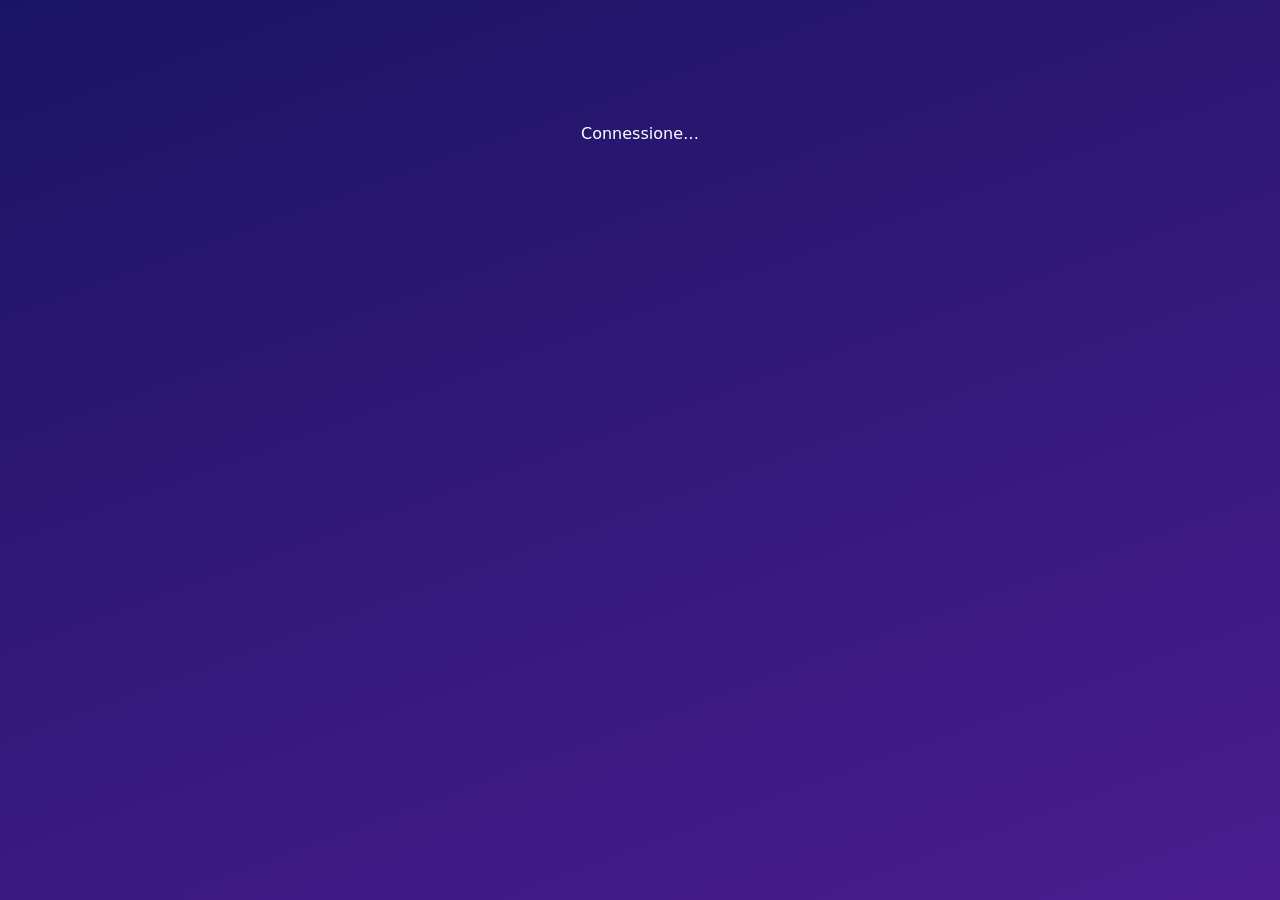
<file: vote.html>
<!DOCTYPE html>
<html lang="it">
<head>
<meta charset="utf-8">
<meta name="viewport" content="width=device-width, initial-scale=1">
<title>Quiz — Cartografia della Parola</title>
<style>
  :root { --bg1:#1b1464; --bg2:#4a1d8f; --card:rgba(255,255,255,.1); --ok:#22c55e; --ko:#ef4444; --gold:#fbbf24; --txt:#fff; }
  * { box-sizing: border-box; }
  body { margin:0; min-height:100vh; font-family: system-ui,-apple-system,Segoe UI,Roboto,sans-serif; color:var(--txt);
         background: linear-gradient(160deg,var(--bg1),var(--bg2)); display:flex; justify-content:center; }
  main { width:100%; max-width:520px; padding:16px 16px 40px; display:flex; flex-direction:column; gap:16px; }
  .bar-top { display:flex; justify-content:space-between; align-items:center; gap:10px; font-size:14px; opacity:.85; }
  .mynum { font-size:20px; margin:0; } .mynum b { background:var(--gold); color:#2a1470; border-radius:12px; padding:2px 12px; font-size:26px; }
  .bar-top .num { background:var(--gold); color:#2a1470; border-radius:999px; padding:2px 9px; font-size:13px; margin-right:4px; }
  .bar-top button { background:none; border:0; color:inherit; text-decoration:underline; font-size:14px; cursor:pointer; padding:0; }
  .tag { font-size:13px; letter-spacing:.08em; text-transform:uppercase; opacity:.75; }
  h1 { font-size:24px; line-height:1.25; margin:0; }
  .center { text-align:center; margin-top:12vh; display:flex; flex-direction:column; gap:12px; align-items:center; }
  .center .big { font-size:56px; }
  .opt { position:relative; overflow:hidden; display:flex; align-items:center; gap:12px; width:100%; text-align:left;
         background:var(--card); border:2px solid rgba(255,255,255,.18); color:var(--txt); border-radius:16px;
         padding:16px; font-size:18px; cursor:pointer; transition:transform .1s, border-color .2s, opacity .3s; }
  .opt:active { transform:scale(.98); }
  .opt[disabled] { cursor:default; }
  .opt .letter { flex:0 0 34px; height:34px; border-radius:50%; background:rgba(255,255,255,.2); display:grid; place-items:center; font-weight:700; z-index:1; }
  .opt .label { flex:1; z-index:1; }
  .opt .pct { font-weight:700; z-index:1; font-variant-numeric:tabular-nums; }
  .opt .bar { position:absolute; inset:0 auto 0 0; width:0; background:rgba(255,255,255,.22); transition:width .9s cubic-bezier(.2,.8,.2,1); }
  .opt.mine { border-color:#fff; }
  .opt.correct { border-color:var(--ok); box-shadow:0 0 0 4px rgba(34,197,94,.35), 0 0 30px rgba(34,197,94,.5); }
  .opt.correct .bar { background:rgba(34,197,94,.5); }
  .opt.wrong { border-color:var(--ko); }
  .opt.wrong .bar { background:rgba(239,68,68,.45); }
  .opt.dim { opacity:.45; }
  .note { text-align:center; opacity:.85; min-height:24px; margin:0; }
  .verdict { text-align:center; font-size:22px; font-weight:700; margin:0; }
  .explain { background:rgba(255,255,255,.08); border-left:4px solid var(--gold); border-radius:10px; padding:12px 14px; font-size:15px; line-height:1.4; }
  .explain img { display:block; width:100%; border-radius:8px; margin-top:10px; }
  .score { text-align:center; font-size:15px; opacity:.85; }
  .podium { width:100%; display:flex; flex-direction:column; gap:8px; }
  .podium div { display:flex; justify-content:space-between; background:var(--card); border-radius:12px; padding:12px 16px; font-size:18px; }
  .podium div.me { outline:2px solid var(--gold); }
  form { display:flex; flex-direction:column; gap:12px; width:100%; }
  input { font-size:20px; padding:14px 16px; border-radius:14px; border:0; width:100%; }
  button.main { background:#fff; color:#2a1470; border:0; border-radius:14px; padding:14px 22px; font-size:18px; font-weight:800; cursor:pointer; }
  .err { color:#fecaca; min-height:20px; margin:0; }
  .pulse { animation: pulse 1.6s ease-in-out infinite; }
  @keyframes pulse { 50% { opacity:.4; } }
</style>
</head>
<body>
<main id="app"><div class="center pulse">Connessione…</div></main>

<script type="module">
import { createClient } from 'https://esm.sh/@supabase/supabase-js@2';

const SUPABASE_URL = 'https://igadvmjzyrylaxpacrew.supabase.co';
const SUPABASE_KEY = 'sb_publishable_fIO4K5Q3L63lnp4iuwn_hw_qZOc0NAb';
const sb = createClient(SUPABASE_URL, SUPABASE_KEY, { auth: { persistSession: false } });

const QUIZ = new URLSearchParams(location.search).get('quiz') === '2' ? 2 : 1;
const TITLES = { 1: 'Quiz 1 · Cartografia della Parola', 2: 'Quiz 2 · Come approcciare il testo biblico' };
document.title = TITLES[QUIZ];
const LETTERS = ['A','B','C','D'];
const app = document.getElementById('app');
const esc = s => String(s ?? '').replace(/[&<>"]/g, c => ({'&':'&amp;','<':'&lt;','>':'&gt;','"':'&quot;'}[c]));

// ---- Identità del dispositivo: un codice casuale salvato nel browser (memoria locale + cookie), niente account.
// Resta uguale anche se la pagina viene ricaricata o chiusa e riaperta sullo stesso telefono e browser.
const cookie = k => (document.cookie.split('; ').find(c => c.startsWith(k + '=')) || '').split('=').slice(1).join('=');
const remember = (k, v) => {
  try { localStorage.setItem(k, v); } catch {}
  document.cookie = `${k}=${encodeURIComponent(v)}; max-age=31536000; path=/; SameSite=Lax`;
};
const recall = k => { let v = null; try { v = localStorage.getItem(k); } catch {} return v || (cookie(k) ? decodeURIComponent(cookie(k)) : null); };

// crypto.randomUUID manca sui telefoni più vecchi (iOS < 15.4, Chrome < 92): in quel caso si genera lo stesso tipo di codice a mano.
const newId = () => (crypto.randomUUID ? crypto.randomUUID()
  : '10000000-1000-4000-8000-100000000000'.replace(/[018]/g, c => (c ^ crypto.getRandomValues(new Uint8Array(1))[0] & 15 >> c / 4).toString(16)));
let sid = recall('quiz_sid');
if (!/^[0-9a-f-]{36}$/i.test(sid || '')) sid = newId();
remember('quiz_sid', sid);
let name = recall('quiz_name');
let myNum = null;   // numero fisso del partecipante: assegnato al primo nome, non cambia se cambia il nome

const mineKey = `quiz_mine_${QUIZ}`;
const loadMine = () => { try { return JSON.parse(localStorage.getItem(mineKey) || '{}'); } catch { return {}; } };
let mine = loadMine();
const saveMine = () => { try { localStorage.setItem(mineKey, JSON.stringify(mine)); } catch {} };

const qCache = {};
let shownKey = '', results = null, key = null, myScore = null, board = [], timer = null;

if (!name) askName(); else join(name).then(startLoop);

function askName(msg = '') {
  clearInterval(timer); timer = null; shownKey = '';
  app.innerHTML = `<div class="center"><div class="big">👋</div><h1>Come ti chiami?</h1>
    <p class="note">Il nome serve per la classifica finale. Resta legato a questo telefono.</p>
    <form id="f"><input id="n" maxlength="40" autocomplete="nickname" placeholder="Il tuo nome" value="${esc(name || '')}" required>
    <p class="err">${esc(msg)}</p><button class="main">Entra nel quiz</button></form></div>`;
  document.getElementById('f').onsubmit = async e => {
    e.preventDefault();
    const n = document.getElementById('n').value.trim();
    if (!n) return;
    const ok = await join(n);
    if (!ok) return askName('Non riesco a registrare il nome: controlla la connessione e riprova.');
    startLoop();
  };
  document.getElementById('n').focus();
}

async function join(n) {
  const { error } = await sb.rpc('quiz_join', { p_session: sid, p_name: n });
  if (error) return false;
  name = n; remember('quiz_name', n);
  await loadNumber(false);
  return true;
}

// Legge il numero di questo telefono. Se manca (dopo «Azzera tutto» i nomi sono cancellati)
// si iscrive di nuovo con lo stesso nome e riceve un nuovo numero.
async function loadNumber(rejoin = true) {
  const { data, error } = await sb.rpc('quiz_my_number', { p_session: sid });
  if (error) return;
  if (data == null && rejoin && name) {
    const { error: e2 } = await sb.rpc('quiz_join', { p_session: sid, p_name: name });
    if (!e2) return loadNumber(false);
    return;
  }
  if (data !== myNum) { myNum = data; shownKey = ''; }
}

function startLoop() { shownKey = ''; tick(); if (!timer) timer = setInterval(tick, 1500); }

async function getQuestion(id) {
  if (!qCache[id]) {
    const { data } = await sb.from('quiz_questions').select('*').eq('id', id).single();
    if (data) qCache[id] = data;
    return data;
  }
  return qCache[id];
}

const header = () => `<div class="bar-top"><span>${esc(TITLES[QUIZ])}</span><span>${myNum ? `<b class="num">n. ${myNum}</b> ` : ''}👤 ${esc(name)} · <button id="chg">cambia</button></span></div>`;
function show(html) {
  app.innerHTML = header() + html;
  document.getElementById('chg').onclick = () => askName();
}

// Un aggiornamento alla volta: con una rete lenta i controlli ogni 1,5 s non si sovrappongono
// (una risposta vecchia potrebbe altrimenti ridisegnare lo schermo sopra una nuova).
let ticking = false, again = false, ticks = 0;
async function tick() {
  if (ticking) { again = true; return; }
  ticking = true;
  try {
    if (++ticks % 20 === 1) await loadNumber();   // ogni 30 secondi circa: controlla il numero (e si riscrive se è stato azzerato tutto)
    await refresh();
  } catch (e) { console.warn(e); }
  finally { ticking = false; if (again) { again = false; tick(); } }
}

async function refresh() {
  const { data: st, error } = await sb.from('quiz_state').select('*').eq('id', QUIZ).single();
  if (error || !st) return;
  const k = `${st.phase}:${st.current_question}:${mine[st.current_question] ?? '-'}`;
  if (k === shownKey) return;

  if (st.phase === 'waiting') {
    shownKey = k;
    if (Object.keys(mine).length) { mine = {}; saveMine(); }   // quiz azzerato: si riparte da capo
    return show(`<div class="center"><div class="big">⏳</div><h1>Il quiz sta per iniziare</h1>${myNum ? `<p class="mynum">Il tuo numero è <b>${myNum}</b></p>` : ''}<p class="note">Resta su questa pagina.</p></div>`);
  }
  if (st.phase === 'finished') {
    shownKey = k;
    const [{ data: s }, { data: b }] = await Promise.all([
      sb.rpc('quiz_my_score', { p_quiz: QUIZ, p_session: sid }),
      sb.rpc('quiz_leaderboard', { p_quiz: QUIZ })
    ]);
    const sc = (s && s[0]) || { correct: 0, revealed: 0 };
    board = b || [];
    const medals = ['🥇','🥈','🥉'];
    const pod = board.map(r => `<div class="${r.name === name ? 'me' : ''}"><span>${medals[r.place - 1]} ${esc(r.name)}</span><b>${r.correct}</b></div>`).join('');
    return show(`<div class="center"><div class="big">🎉</div><h1>Grazie per aver partecipato!</h1>
      <p class="verdict">Hai indovinato ${sc.correct} su ${sc.revealed}</p>
      ${pod ? `<p class="note">I primi tre</p><div class="podium">${pod}</div>` : ''}</div>`);
  }

  const q = st.current_question ? await getQuestion(st.current_question) : null;
  if (!q) return;                                   // domanda non ancora caricata: si riprova al prossimo giro
  const my = mine[q.id];
  results = null; key = null; myScore = null;
  if (st.phase === 'results' || st.phase === 'revealed') {
    const { data: rows } = await sb.rpc('quiz_results', { p_question: q.id });
    results = rows || [];
  }
  if (st.phase === 'revealed') {
    const [{ data: kk }, { data: s }] = await Promise.all([
      sb.from('quiz_keys').select('correct_index, note, image').eq('question_id', q.id).maybeSingle(),
      sb.rpc('quiz_my_score', { p_quiz: QUIZ, p_session: sid })
    ]);
    key = kk; myScore = s && s[0];
  }
  shownKey = k;
  renderQuestion(st, q, my);
  if (st.phase !== 'voting') requestAnimationFrame(() => requestAnimationFrame(animateBars));
}

function renderQuestion(st, q, my) {
  const total = (results || []).reduce((a, r) => a + Number(r.n), 0);
  const count = i => Number((results || []).find(r => r.choice === i)?.n || 0);
  const showPct = st.phase !== 'voting';
  const correct = key ? key.correct_index : null;
  const opts = q.options.map((text, i) => {
    let cls = 'opt';
    if (my === i) cls += ' mine';
    if (correct !== null) cls += i === correct ? ' correct' : (my === i ? ' wrong' : ' dim');
    const pct = total ? Math.round(count(i) / total * 100) : 0;
    const disabled = st.phase !== 'voting' || my !== undefined ? 'disabled' : '';
    return `<button class="${cls}" data-i="${i}" ${disabled}>
      <div class="bar" data-w="${showPct ? pct : 0}"></div>
      <span class="letter">${LETTERS[i]}</span><span class="label">${esc(text)}</span>
      ${showPct ? `<span class="pct">${pct}%</span>` : (my === i ? '<span class="pct">✓</span>' : '')}
    </button>`;
  }).join('');

  let foot = '';
  if (st.phase === 'voting') foot = my === undefined ? '<p class="note">Tocca la tua risposta</p>' : '<p class="note pulse">Risposta inviata ✓ — attendi i risultati…</p>';
  if (st.phase === 'results') foot = '<p class="note pulse">Ecco come ha risposto la sala… tra poco la risposta giusta</p>';
  if (st.phase === 'revealed') {
    if (my === undefined) foot = '<p class="note">Non hai risposto a questa domanda</p>';
    else if (correct === my) foot = '<p class="verdict">🎯 Giusto!</p>';
    else foot = '<p class="verdict">❌ Questa volta no</p>';
    if (key && (key.note || key.image)) foot += `<div class="explain">${esc(key.note)}${key.image ? `<img src="${esc(key.image)}" alt="">` : ''}</div>`;
    if (myScore) foot += `<p class="score">Finora hai indovinato ${myScore.correct} su ${myScore.revealed}</p>`;
  }
  show(`<div class="tag">Domanda ${q.position}</div><h1>${esc(q.text)}</h1><div style="display:flex;flex-direction:column;gap:10px">${opts}</div>${foot}`);
  app.querySelectorAll('button.opt:not([disabled])').forEach(b => b.addEventListener('click', () => vote(q.id, Number(b.dataset.i))));
}

function animateBars() { app.querySelectorAll('.bar').forEach(b => { b.style.width = b.dataset.w + '%'; }); }

async function vote(qid, choice) {
  mine[qid] = choice; saveMine();
  let { error } = await sb.from('quiz_votes').insert({ question_id: qid, session_id: sid, choice });
  if (error && error.code !== '23505') {           // forse il nome non è registrato (quiz azzerato): riprova una volta
    await join(name);
    ({ error } = await sb.from('quiz_votes').insert({ question_id: qid, session_id: sid, choice }));
  }
  if (error && error.code !== '23505') {            // 23505 = hai già votato
    delete mine[qid]; saveMine();
    shownKey = ''; await tick();
    const n = app.querySelector('.note'); if (n) n.textContent = 'Voto non registrato: le votazioni per questa domanda sono chiuse.';
    return;
  }
  shownKey = ''; tick();
}
</script>
</body>
</html>
</file>
<file: slides/deck.css>
@font-face{font-family:'EB Garamond';font-weight:400;font-style:normal;src:url(../fonts/eb-garamond-latin-400-normal.woff2) format('woff2')}
@font-face{font-family:'EB Garamond';font-weight:400;font-style:italic;src:url(../fonts/eb-garamond-latin-400-italic.woff2) format('woff2')}
@font-face{font-family:'EB Garamond';font-weight:600;font-style:normal;src:url(../fonts/eb-garamond-latin-600-normal.woff2) format('woff2')}
@font-face{font-family:'EB Garamond';font-weight:600;font-style:italic;src:url(../fonts/eb-garamond-latin-600-italic.woff2) format('woff2')}
@font-face{font-family:'EB Garamond';font-weight:700;font-style:normal;src:url(../fonts/eb-garamond-latin-700-normal.woff2) format('woff2')}
@font-face{font-family:'EB Garamond';font-weight:700;font-style:italic;src:url(../fonts/eb-garamond-latin-700-italic.woff2) format('woff2')}
@font-face{font-family:'Source Sans 3';font-weight:400;font-style:normal;src:url(../fonts/source-sans-3-latin-400-normal.woff2) format('woff2')}
@font-face{font-family:'Source Sans 3';font-weight:400;font-style:italic;src:url(../fonts/source-sans-3-latin-400-italic.woff2) format('woff2')}
@font-face{font-family:'Source Sans 3';font-weight:600;font-style:normal;src:url(../fonts/source-sans-3-latin-600-normal.woff2) format('woff2')}
@font-face{font-family:'Source Sans 3';font-weight:600;font-style:italic;src:url(../fonts/source-sans-3-latin-600-italic.woff2) format('woff2')}
@font-face{font-family:'Source Sans 3';font-weight:700;font-style:normal;src:url(../fonts/source-sans-3-latin-700-normal.woff2) format('woff2')}
@font-face{font-family:'Source Sans 3';font-weight:700;font-style:italic;src:url(../fonts/source-sans-3-latin-700-italic.woff2) format('woff2')}
.deck{
  --paper:#f6efdc;  --paper-2:#eadcb8;  --card:#fffaf0;
  --navy:#14284b;   --navy-2:#26406e;
  --gold:#b8892e;   --gold-soft:#ecd9a6;
  --brick:#8c2f2f;  --green:#2f5d46;
  --ink:#1f2937;
  --serif:'EB Garamond',Georgia,'Times New Roman',serif;
  --sans:'Source Sans 3','Helvetica Neue',Arial,sans-serif;
}
.deck *{box-sizing:border-box}
.deck{margin:0;padding:0}
.deck{font-family:var(--sans);color:var(--ink);-webkit-print-color-adjust:exact;print-color-adjust:exact}
.deck .slide{
  position:relative;width:1376px;height:768px;overflow:hidden;
  break-after:page;page-break-after:always;
  display:flex;flex-direction:column;padding:46px 78px 62px;
  background:
    url(src/assets/contorni.svg) center/cover no-repeat,
    radial-gradient(ellipse at 28% 18%,#fcf8ea 0%,var(--paper) 52%,var(--paper-2) 100%);
}
.deck .slide:last-child{break-after:auto;page-break-after:auto}
.deck .slide::before{content:"";position:absolute;inset:16px;border:2px solid var(--navy);pointer-events:none}
.deck .slide::after{content:"";position:absolute;inset:24px;border:1px solid var(--gold);pointer-events:none}
.deck .slide-title{
  font-family:var(--serif);font-weight:600;font-size:44px;line-height:1.08;color:var(--navy);
  text-align:center;margin:0 0 26px;text-wrap:balance;
}
.deck .slide-title::after{
  content:"";display:block;width:180px;height:2px;margin:14px auto 0;
  background:linear-gradient(90deg,transparent,var(--gold) 30%,var(--gold) 70%,transparent);
}
.deck .body{flex:1;min-height:0;font-size:var(--fs,22px);line-height:1.36}
.deck .body>*:first-child{margin-top:0}
.deck footer{
  position:absolute;left:78px;right:78px;bottom:34px;display:flex;justify-content:space-between;
  font-family:var(--serif);font-size:16px;letter-spacing:.06em;color:var(--navy);opacity:.6;
}
.deck p{margin:0 0 .6em}
.deck strong{font-weight:700}
.deck strong.lead{display:block;font-family:var(--serif);font-weight:700;font-size:1.28em;line-height:1.15;color:var(--navy);margin-bottom:.22em}
.deck a{color:inherit;text-decoration:none;border-bottom:1.5px solid var(--gold)}
.deck ul,.deck ol{margin:0 0 .6em;padding-left:1.2em}
.deck li{margin-bottom:.35em}
.deck blockquote{
  margin:0;padding:16px 30px;background:var(--navy);color:#fbf3dc;border-left:7px solid var(--gold);
  font-family:var(--serif);font-size:1.06em;line-height:1.3;
}
.deck blockquote p{margin:0}
.deck blockquote p+p{margin-top:.35em}
.deck blockquote em{color:var(--gold-soft)}
.deck blockquote strong{color:#fff}
.deck blockquote a{border-bottom-color:var(--gold-soft)}
.deck figure.art{margin:0}
.deck figure.art svg{display:block;width:100%;height:auto}
.deck table{border-collapse:collapse;width:100%}
.deck th,.deck td{vertical-align:top;text-align:left}
.deck .layout-title .body,.deck .layout-closing .body{display:flex;flex-direction:column;align-items:center;justify-content:center;text-align:center}
.deck .layout-title figure.art{width:290px;margin-bottom:14px}
.deck .layout-title h1{font-family:var(--serif);font-weight:700;font-size:78px;line-height:1;color:var(--navy);margin:0 0 6px}
.deck .layout-title h2{font-family:var(--serif);font-weight:500;font-size:38px;line-height:1.1;color:var(--navy-2);margin:0 0 26px}
.deck .layout-title blockquote{background:rgba(255,250,240,.75);color:var(--navy);border:1.5px solid var(--navy);border-left:1.5px solid var(--navy);
  max-width:900px;padding:14px 30px;font-family:var(--sans);font-size:23px;margin-bottom:22px}
.deck .layout-title .body>p{font-size:19px;color:var(--navy);opacity:.8;margin:0}
.deck .layout-cards .body{display:grid;grid-template-columns:repeat(var(--cols,2),1fr);gap:24px;align-content:center}
.deck .layout-cards .body>p{
  margin:0;padding:22px 26px 24px;background:rgba(255,250,240,.88);
  border:1.5px solid var(--navy);border-top:6px solid var(--gold);box-shadow:5px 5px 0 rgba(20,40,75,.13);
}
.deck .layout-cards .body>blockquote{grid-column:1/-1;text-align:center;font-size:1.1em;padding:18px 40px}
.deck .layout-cards.cols-3 .body>p:nth-of-type(2){background:var(--navy);color:#fbf3dc;border-top-color:var(--gold)}
.deck .layout-cards.cols-3 .body>p:nth-of-type(2) strong.lead{color:var(--gold-soft)}
.deck .layout-cards.cols-3 .body>p:nth-of-type(2) strong:not(.lead){color:#fff}
.deck .layout-split .body{display:grid;grid-template-columns:1fr 1.02fr;gap:34px;align-items:center}
.deck .layout-split .side{
  background:rgba(255,250,240,.9);border:1.5px solid var(--navy);border-top:6px solid var(--gold);
  padding:24px 30px 16px;font-size:1.04em;line-height:1.34;box-shadow:5px 5px 0 rgba(20,40,75,.13);
}
.deck .layout-split .side>p:first-child{margin-bottom:.35em}
.deck .layout-split .side>p:first-child strong{font-family:var(--serif);font-size:1.35em;color:var(--navy)}
.deck .layout-split .side ul{margin-bottom:.8em}
.deck .layout-split .side em{color:var(--navy-2)}
.deck .layout-split .side>p:last-child{margin-top:.9em;padding-top:.8em;border-top:1px solid var(--gold);font-family:var(--serif);font-size:1.08em}
.deck .layout-pillars .body{display:flex;flex-direction:column;gap:14px}
.deck .layout-pillars .body>p:first-child{
  align-self:center;margin:0;padding:8px 40px;background:linear-gradient(180deg,#d9b869,var(--gold));
  border:2px solid var(--navy);color:var(--navy);font-family:var(--serif);font-size:1.22em;text-align:center;
}
.deck .layout-pillars table{border-collapse:separate;border-spacing:26px 0;width:calc(100% + 52px);margin:0 -26px;table-layout:fixed}
.deck .layout-pillars th{
  background:var(--navy);color:var(--gold-soft);font-family:var(--serif);font-size:1.45em;text-align:center;
  padding:16px 20px;border-radius:70px 70px 0 0;border:2px solid var(--navy);
}
.deck .layout-pillars td{
  background:rgba(255,250,240,.92);border:2px solid var(--navy);border-top:0;padding:14px 26px 16px;font-size:.95em;line-height:1.3;
}
.deck .layout-pillars .body>p:nth-of-type(2){
  margin:0;padding:12px 28px;background:rgba(255,250,240,.85);border:1.5px solid var(--gold);border-left:7px solid var(--gold);font-size:.93em;line-height:1.28;
}
.deck .layout-pillars .body>p:nth-of-type(2) strong:not(.lead){color:var(--brick)}
.deck .layout-pillars .body>p:nth-of-type(2) strong.lead{font-size:1.15em;margin-bottom:.08em}
.deck .layout-pillars blockquote{font-size:1em;padding:12px 30px;text-align:center}
.deck .layout-depth .body{display:flex;flex-direction:column}
.deck .layout-depth .body>p{margin:0;padding:11px 32px 12px;font-size:1em;line-height:1.28;border-left:7px solid var(--gold)}
.deck .layout-depth .body>p:nth-of-type(1){background:#eef3f6;color:var(--navy);border-top:2px solid var(--navy)}
.deck .layout-depth .body>p:nth-of-type(2){background:#bcd2e2;color:var(--navy)}
.deck .layout-depth .body>p:nth-of-type(3){background:#4d77a6;color:#fff}
.deck .layout-depth .body>p:nth-of-type(4){background:#102241;color:#f3ead0}
.deck .layout-depth .body>p:nth-of-type(3) strong.lead,.deck .layout-depth .body>p:nth-of-type(4) strong.lead{color:#fff}
.deck .layout-depth .body>p:nth-of-type(4) strong.lead{color:var(--gold-soft)}
.deck .layout-depth .body>p:nth-of-type(n+3) em{color:var(--gold-soft)}
.deck .layout-depth strong.lead{font-size:1.2em;margin-bottom:.05em}
.deck .layout-depth blockquote{margin-top:14px;text-align:center;font-size:1.02em;padding:13px 40px;border-left-width:7px}
.deck .layout-steps .body{display:flex;flex-direction:column}
.deck .layout-steps .body>p:first-child{text-align:center;font-family:var(--serif);font-size:1.5em;font-weight:600;color:var(--navy);margin:0 0 34px}
.deck .layout-steps ol{list-style:none;counter-reset:step;display:grid;grid-template-columns:repeat(4,1fr);gap:22px;padding:0;margin:0;align-items:start}
.deck .layout-steps ol>li{
  counter-increment:step;position:relative;margin:0;padding:44px 22px 24px;font-size:1em;line-height:1.32;
  background:rgba(255,250,240,.92);border:1.5px solid var(--navy);box-shadow:5px 5px 0 rgba(20,40,75,.13);
}
.deck .layout-steps ol>li:nth-child(2){margin-top:46px}
.deck .layout-steps ol>li:nth-child(3){margin-top:92px}
.deck .layout-steps ol>li:nth-child(4){margin-top:138px;background:var(--navy);color:#fbf3dc}
.deck .layout-steps ol>li:nth-child(4) strong.lead{color:var(--gold-soft)}
.deck .layout-steps ol>li::before{
  content:counter(step);position:absolute;top:-22px;left:20px;width:46px;height:46px;border-radius:50%;
  background:var(--navy);color:var(--gold-soft);border:3px solid var(--gold);
  font-family:var(--serif);font-size:27px;font-weight:700;display:grid;place-items:center;
}
.deck .layout-steps ol>li:nth-child(4)::before{background:var(--gold);color:var(--navy);border-color:var(--gold-soft)}
.deck .layout-steps strong.lead{font-size:1.18em}
.deck .layout-compass .body{display:flex;flex-direction:column;gap:14px}
.deck .layout-compass .body>p{margin:0;text-align:center;font-size:1em;line-height:1.3}
.deck .layout-compass .wheel{
  flex:1;min-height:0;display:grid;grid-template-columns:1fr 210px 1fr;grid-template-rows:1fr 1fr;gap:16px 0;align-items:center;
}
.deck .layout-compass .dir-card{
  display:flex;align-items:center;gap:16px;padding:14px 20px;font-size:1em;line-height:1.28;
  background:rgba(255,250,240,.92);border:1.5px solid var(--navy);box-shadow:4px 4px 0 rgba(20,40,75,.13);
}
.deck .layout-compass .dir-card:nth-child(1){grid-column:1;grid-row:1}
.deck .layout-compass .dir-card:nth-child(2){grid-column:3;grid-row:1}
.deck .layout-compass .dir-card:nth-child(3){grid-column:1;grid-row:2}
.deck .layout-compass .dir-card:nth-child(4){grid-column:3;grid-row:2}
.deck .layout-compass .dir{
  flex:none;width:52px;height:52px;border-radius:50%;background:var(--navy);color:var(--gold-soft);border:3px solid var(--gold);
  font-family:var(--serif);font-size:30px;font-weight:700;display:grid;place-items:center;
}
.deck .layout-compass .dir-card strong{font-weight:700;color:var(--navy)}
.deck .layout-compass .dir-card em{color:var(--gold);font-weight:600}
.deck .layout-compass .wheel-centre{grid-column:2;grid-row:1/3;justify-self:center}
.deck .layout-compass .wheel-centre svg{width:200px;height:auto;display:block}
.deck .layout-compass blockquote{text-align:center;padding:12px 30px;font-size:1em}
.deck .layout-table .body>p{text-align:center;font-size:1.02em;margin-bottom:16px}
.deck .layout-table table{font-size:1em;line-height:1.3;background:rgba(255,250,240,.88);border:1.5px solid var(--navy)}
.deck .layout-table th{background:var(--navy);color:#fbf3dc;font-family:var(--serif);font-size:1.12em;padding:12px 20px;font-weight:700}
.deck .layout-table th a{border-bottom-color:var(--gold-soft)}
.deck .layout-table td{padding:14px 20px;border-top:1px solid var(--gold)}
.deck .layout-table td+td,.deck .layout-table th+th{border-left:1px solid var(--gold)}
.deck .layout-table:not(.cols-2) td:first-child{width:150px;font-weight:700;font-family:var(--serif);font-size:1.12em;color:var(--navy);background:rgba(236,217,166,.4)}
.deck .layout-table:not(.cols-2) th:first-child{width:150px}
.deck .layout-table.cols-2 th:first-child{background:var(--brick)}
.deck .layout-table.cols-2 th:last-child{background:var(--green)}
.deck .layout-table.cols-2 th{text-align:center;font-size:1.25em}
.deck .layout-table.cols-2 td:first-child{background:rgba(140,47,47,.06)}
.deck .layout-table.cols-2 td:last-child{background:rgba(47,93,70,.07)}
.deck .layout-table.cols-2 td{width:50%}
.deck .layout-closing{background:
  url(src/assets/contorni.svg) center/cover no-repeat,
  radial-gradient(ellipse at 50% 0%,#f3dca0 0%,rgba(243,220,160,0) 46%),
  radial-gradient(ellipse at 28% 18%,#fcf8ea 0%,var(--paper) 52%,var(--paper-2) 100%)}
.deck .layout-closing figure.art{width:112px;margin-bottom:6px}
.deck .layout-closing h1{font-family:var(--serif);font-weight:700;font-size:54px;line-height:1.05;color:var(--navy);margin:0 0 24px;max-width:1100px;text-wrap:balance}
.deck .layout-closing blockquote{max-width:1040px;margin-bottom:22px;padding:18px 36px}
.deck .layout-closing blockquote{text-align:center}
.deck .layout-closing .body>p{max-width:1050px;font-size:23px;margin:0 0 12px}
.deck .layout-closing .body>p strong:first-child{color:var(--brick)}
.deck .layout-closing .body>p:last-child{font-family:var(--serif);font-size:30px;color:var(--navy);margin-top:8px}
.deck :is(.layout-sources,.layout-urls) .slide-title,.deck .layout-urls .slide-title{margin-bottom:18px}
.deck :is(.layout-sources,.layout-urls) .body{line-height:1.28}
.deck :is(.layout-sources,.layout-urls) .body>p{margin:0 0 12px;font-family:var(--serif);font-size:1.4em;font-weight:700;color:var(--navy);letter-spacing:.02em}
.deck :is(.layout-sources,.layout-urls) .body>p+table{margin-bottom:20px}
.deck :is(.layout-sources,.layout-urls) table{background:rgba(255,250,240,.88);border:1.5px solid var(--navy)}
.deck :is(.layout-sources,.layout-urls) th{background:var(--navy);color:var(--gold-soft);font-family:var(--serif);font-size:1.1em;padding:10px 16px}
.deck :is(.layout-sources,.layout-urls) td{padding:12px 16px;border-top:1px solid var(--gold-soft)}
.deck :is(.layout-sources,.layout-urls) td:first-child{font-weight:600;color:var(--navy);width:21%}
.deck :is(.layout-sources,.layout-urls) td:last-child{white-space:nowrap}
.deck :is(.layout-sources,.layout-urls) td:nth-last-child(2):not(:nth-child(2)){white-space:normal;width:17%}
.deck :is(.layout-sources,.layout-urls) td a{border-bottom:1.5px solid var(--gold);color:var(--navy-2)}
.deck .layout-urls td{padding:10px 16px}
.deck .layout-urls td:last-child{white-space:normal;word-break:break-all;font-size:.88em;line-height:1.3;width:74%}
.deck .layout-urls td:first-child{width:26%}
.deck .layout-urls td:last-child a{border-bottom:none;color:var(--navy-2)}
.deck .layout-urls .body>p+table{margin-bottom:22px}
.deck .layout-quiz .body{display:grid;grid-template-columns:400px 1fr;gap:56px;align-items:center;padding:0 30px}
.deck .layout-quiz figure.art{background:#fff;padding:18px;border:2px solid var(--navy);box-shadow:8px 8px 0 rgba(20,40,75,.15)}
.deck .layout-quiz .side{display:flex;flex-direction:column;gap:18px}
.deck .layout-quiz h1{font-family:var(--serif);font-weight:700;font-size:58px;line-height:1.05;color:var(--navy);margin:0}
.deck .layout-quiz h2{font-family:var(--serif);font-weight:600;font-size:30px;color:var(--brick);margin:0}
.deck .layout-quiz .side p{font-size:25px;line-height:1.35;margin:0}
.deck .layout-quiz .side p:last-child{font-size:20px;word-break:break-all;background:rgba(255,250,240,.9);border:1.5px solid var(--gold);padding:12px 16px}
.deck .layout-quiz .side p:last-child a{color:var(--navy-2);border-bottom-width:2px}
.deck .layout-quiz .side ul{font-size:23px;line-height:1.35;margin:0}
.deck .layout-quiz .side li{margin-bottom:.25em}
.deck .layout-prompt .slide-title{margin-bottom:16px}
.deck .layout-prompt .body>p{text-align:center;font-size:1em;margin:0 0 14px}
.deck .layout-prompt pre{margin:0;padding:16px 22px;background:rgba(255,250,240,.94);border:1.5px solid var(--navy);border-top:6px solid var(--gold);
  box-shadow:5px 5px 0 rgba(20,40,75,.13);column-count:2;column-gap:34px;column-rule:1px solid var(--gold-soft)}
.deck .layout-prompt pre code{display:block;font-family:var(--sans);font-size:var(--code,14.6px);line-height:1.34;white-space:pre-wrap;color:var(--ink)}
</file>
<file: slides/live.css>
/* Slide dal vivo — aspetto delle pagine (slides.html e regia.html).
   L'aspetto delle slide sta in deck.css (generato da src/slides.css): qui solo cornice, telefono e animazioni. */
:root { --bg1:#1b1464; --bg2:#4a1d8f; --card:rgba(255,255,255,.1); --ok:#22c55e; --gold:#fbbf24; --txt:#fff; }
* { box-sizing:border-box; }
html, body { margin:0; }
html { background:var(--bg2); }
body { min-height:100vh; font-family:system-ui,-apple-system,Segoe UI,Roboto,sans-serif; color:var(--txt);
       background:linear-gradient(160deg,var(--bg1),var(--bg2)); }
button { font:inherit; }
.tag { font-size:13px; letter-spacing:.08em; text-transform:uppercase; opacity:.75; }
.center { text-align:center; margin:12vh auto 0; max-width:520px; padding:0 16px; display:flex; flex-direction:column; gap:12px; align-items:center; }
.center .big { font-size:56px; }
.center h1 { font-size:24px; line-height:1.25; margin:0; }
.note { opacity:.85; margin:0; }
.err { color:#fecaca; min-height:20px; margin:0; }
form { display:flex; flex-direction:column; gap:12px; width:100%; }
input { font-size:20px; padding:14px 16px; border-radius:14px; border:0; width:100%; }
button.main, a.main { background:#fff; color:#2a1470; border:0; border-radius:14px; padding:14px 22px; font-size:18px; font-weight:800; cursor:pointer; text-decoration:none; display:inline-block; text-align:center; }
button.main:active, a.main:active { transform:scale(.97); }
.pulse { animation:pulse 1.6s ease-in-out infinite; }
@keyframes pulse { 50% { opacity:.4; } }
.live { display:inline-flex; align-items:center; gap:6px; font-size:13px; opacity:.9; }
.live::before { content:""; width:9px; height:9px; border-radius:50%; background:#9ca3af; }
.live.on::before { background:var(--ok); box-shadow:0 0 0 3px rgba(34,197,94,.3); }
.live.off::before { background:#ef4444; }

/* ---- la slide: cornice in scala (16:9) ---- */
.frame { position:relative; overflow:hidden; margin:0 auto; border-radius:6px; box-shadow:0 10px 40px rgba(0,0,0,.35); background:#f6efdc; }
.frame > .deck { position:absolute; left:0; top:0; width:1376px; height:768px; transform-origin:0 0; }
.deck a { cursor:pointer; }
.deck .slide { margin:0; }

/* ---- passi di animazione ---- */
.deck .frag { transition:opacity .45s ease, transform .45s ease; }
.deck .frag:not(.on) { opacity:0; transform:translateY(14px); }
.deck.ghost .frag:not(.on) { opacity:.2; transform:none; }      /* regia: si vede in trasparenza che cosa arriva */
.deck .slide.enter { animation:enter .4s ease; }
@keyframes enter { from { opacity:0; } to { opacity:1; } }

/* ==========================================================================
   Modalità «testo grande» per il telefono: la slide diventa una pagina che scorre
   ========================================================================== */
.deck.reflow { position:static; width:auto; height:auto; transform:none; }
.deck.reflow .slide { width:auto; height:auto; min-height:calc(100vh - 120px); overflow:visible; padding:30px 22px 54px; border-radius:6px; }
.deck.reflow .slide::before { inset:6px; }
.deck.reflow .slide::after { inset:10px; }
.deck.reflow .slide-title { font-size:26px; margin-bottom:18px; }
.deck.reflow .slide-title::after { width:110px; margin-top:10px; }
.deck.reflow .body { font-size:17px !important; line-height:1.42; flex:none; }
.deck.reflow footer { left:22px; right:22px; bottom:18px; font-size:13px; }
.deck.reflow blockquote { padding:12px 16px; border-left-width:5px; }

.deck.reflow .layout-title .body, .deck.reflow .layout-closing .body { justify-content:flex-start; }
.deck.reflow .layout-title figure.art { width:150px; }
.deck.reflow .layout-title h1 { font-size:38px; }
.deck.reflow .layout-title h2 { font-size:22px; margin-bottom:18px; }
.deck.reflow .layout-title blockquote { font-size:17px; padding:12px 16px; }
.deck.reflow .layout-title .body > p { font-size:15px; }

.deck.reflow .layout-cards .body { grid-template-columns:1fr; gap:16px; }
.deck.reflow .layout-cards .body > p { padding:16px 18px; }
.deck.reflow .layout-cards .body > blockquote { padding:14px 18px; font-size:1em; }

.deck.reflow .layout-split .body { grid-template-columns:1fr; gap:18px; }
.deck.reflow .layout-split .side { padding:18px; font-size:1em; }

.deck.reflow .layout-pillars table { border-spacing:8px 0; width:calc(100% + 16px); margin:0 -8px; }
.deck.reflow .layout-pillars th { font-size:1.1em; padding:12px 8px; border-radius:40px 40px 0 0; }
.deck.reflow .layout-pillars td { padding:10px 10px 12px; font-size:.9em; }
.deck.reflow .layout-pillars .body > p:first-child { padding:8px 16px; font-size:1.05em; }
.deck.reflow .layout-pillars .body > p:nth-of-type(2) { padding:12px 16px; }

.deck.reflow .layout-depth .body > p { padding:12px 16px; }

.deck.reflow .layout-steps .body > p:first-child { font-size:1.2em; margin-bottom:26px; }
.deck.reflow .layout-steps ol { grid-template-columns:1fr; gap:30px; }
.deck.reflow .layout-steps ol > li { margin-top:0 !important; padding:34px 18px 18px; }

.deck.reflow .layout-compass .wheel { display:flex; flex-direction:column; gap:12px; }
.deck.reflow .layout-compass .wheel-centre { order:-1; }
.deck.reflow .layout-compass .wheel-centre svg { width:120px; }
.deck.reflow .layout-compass .dir-card { padding:12px 14px; gap:12px; }
.deck.reflow .layout-compass .dir { width:42px; height:42px; font-size:24px; }

.deck.reflow .layout-table table { font-size:.92em; }
.deck.reflow .layout-table th, .deck.reflow .layout-table td { padding:9px 10px; }
/* tabelle con 3 o più colonne: ogni riga diventa una scheda, ogni cella con il titolo della sua colonna */
.deck.reflow .layout-table:not(.cols-2) table { border:0; background:none; }
.deck.reflow .layout-table:not(.cols-2) thead { display:none; }
.deck.reflow .layout-table:not(.cols-2) :is(tbody, tr, td) { display:block; width:auto; }
.deck.reflow .layout-table:not(.cols-2) tr { margin-bottom:14px; background:rgba(255,250,240,.92); border:1.5px solid var(--navy); box-shadow:4px 4px 0 rgba(20,40,75,.13); }
.deck.reflow .layout-table:not(.cols-2) td { border:0; border-top:1px solid var(--gold-soft); }
.deck.reflow .layout-table:not(.cols-2) td:first-child { width:auto; background:var(--navy); color:var(--gold-soft); font-size:1.08em; border-top:0; }
.deck.reflow .layout-table:not(.cols-2) td[data-label]::before { content:attr(data-label); display:block; font-family:var(--serif); font-weight:700; color:var(--navy-2); font-size:.95em; margin-bottom:2px; }

.deck.reflow :is(.layout-sources,.layout-urls) .body > p { font-size:1.15em; }
.deck.reflow :is(.layout-sources,.layout-urls) table { font-size:.82em; }
.deck.reflow :is(.layout-sources,.layout-urls) th, .deck.reflow :is(.layout-sources,.layout-urls) td { padding:8px; }
.deck.reflow :is(.layout-sources,.layout-urls) td:last-child { white-space:normal; word-break:break-word; }
.deck.reflow .layout-urls td:last-child { word-break:break-all; }

.deck.reflow .layout-closing figure.art { width:80px; }
.deck.reflow .layout-closing h1 { font-size:28px; margin-bottom:18px; }
.deck.reflow .layout-closing blockquote { padding:14px 16px; }
.deck.reflow .layout-closing .body > p { font-size:17px; }
.deck.reflow .layout-closing .body > p:last-child { font-size:21px; }

.deck.reflow .layout-quiz .body { grid-template-columns:1fr; gap:20px; padding:0; }
.deck.reflow .layout-quiz figure.art { width:180px; margin:0 auto; padding:10px; }
.deck.reflow .layout-quiz h1 { font-size:30px; }
.deck.reflow .layout-quiz h2 { font-size:20px; }
.deck.reflow .layout-quiz .side p { font-size:17px; }
.deck.reflow .layout-quiz .side p:last-child { font-size:13px; }

/* ---- parte 2, slide 11 (il prompt) e 12 (approfondisci): sul telefono una colonna sola ---- */
.deck.reflow .layout-prompt pre { column-count:1; padding:12px 14px; }
.deck.reflow .layout-prompt pre code { font-size:15px; line-height:1.4; }
.deck.reflow .layout-quiz .side ul { font-size:16px; }
</file>
